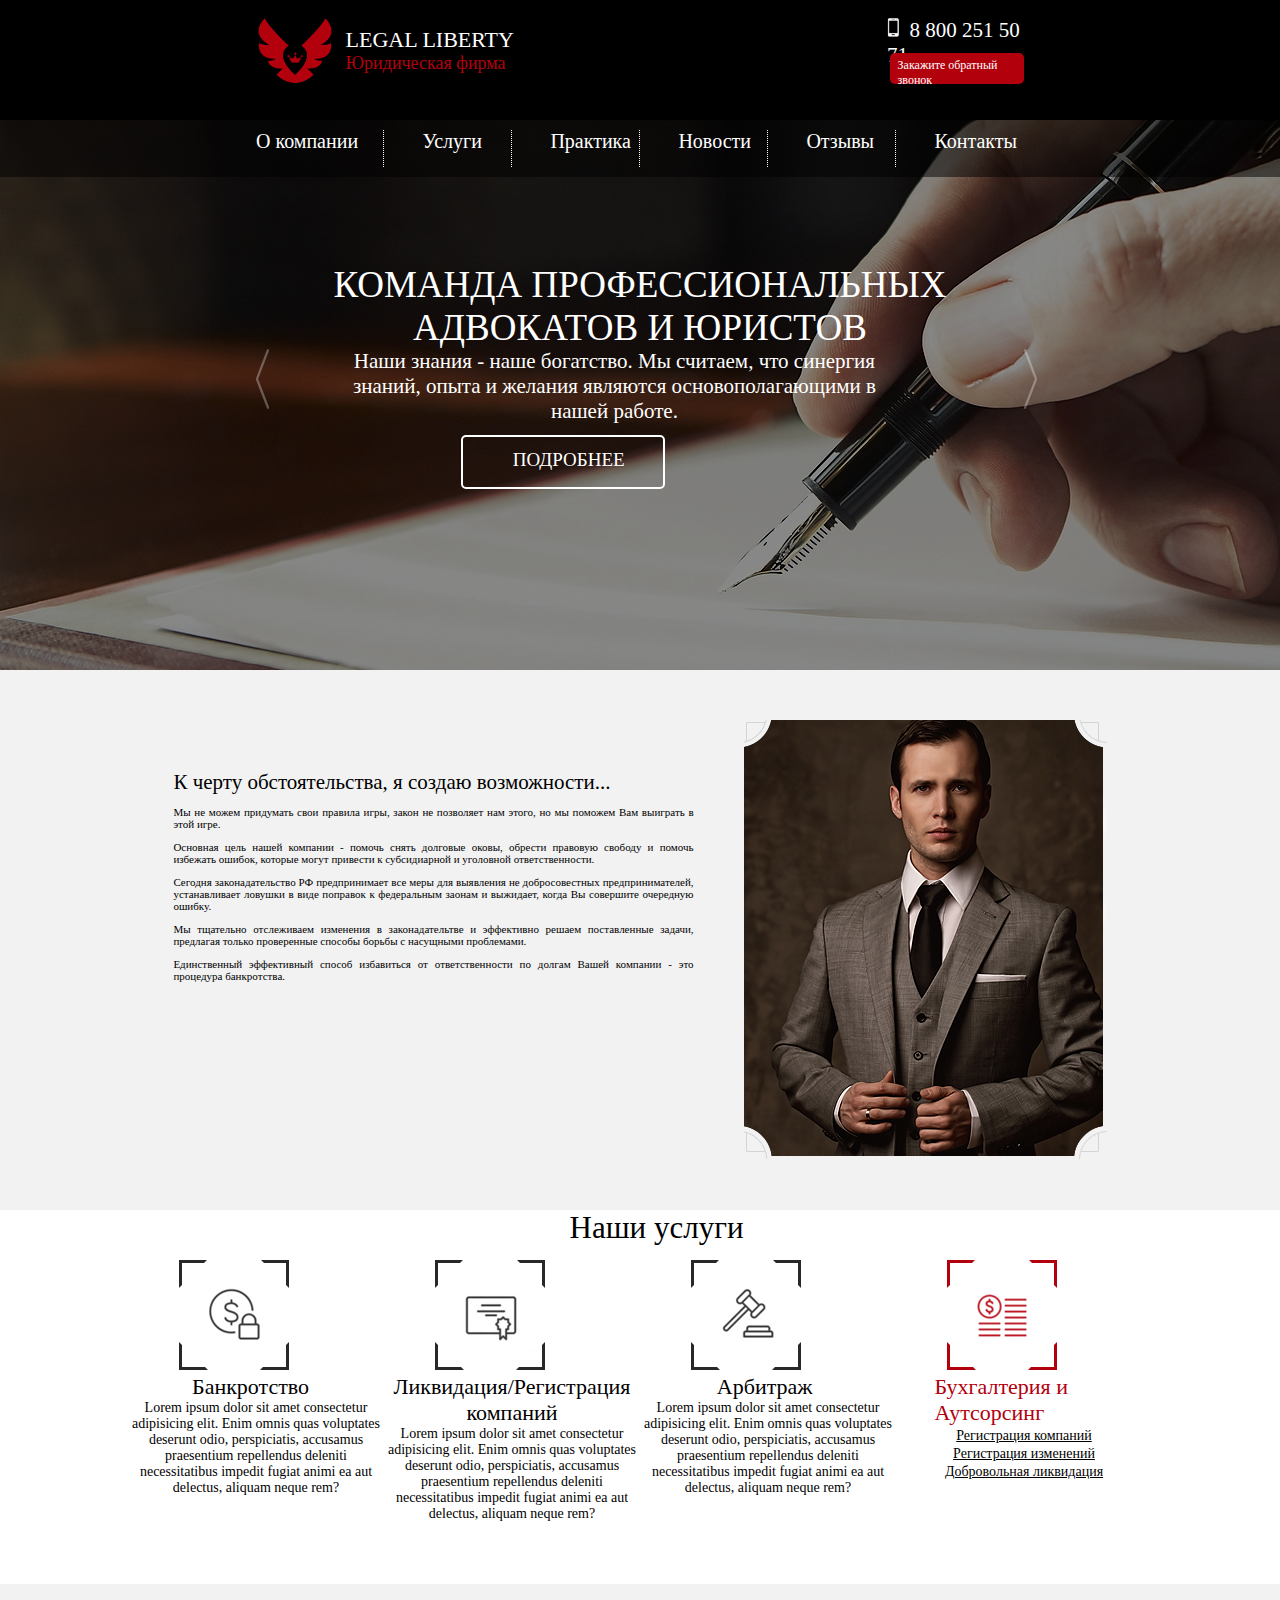
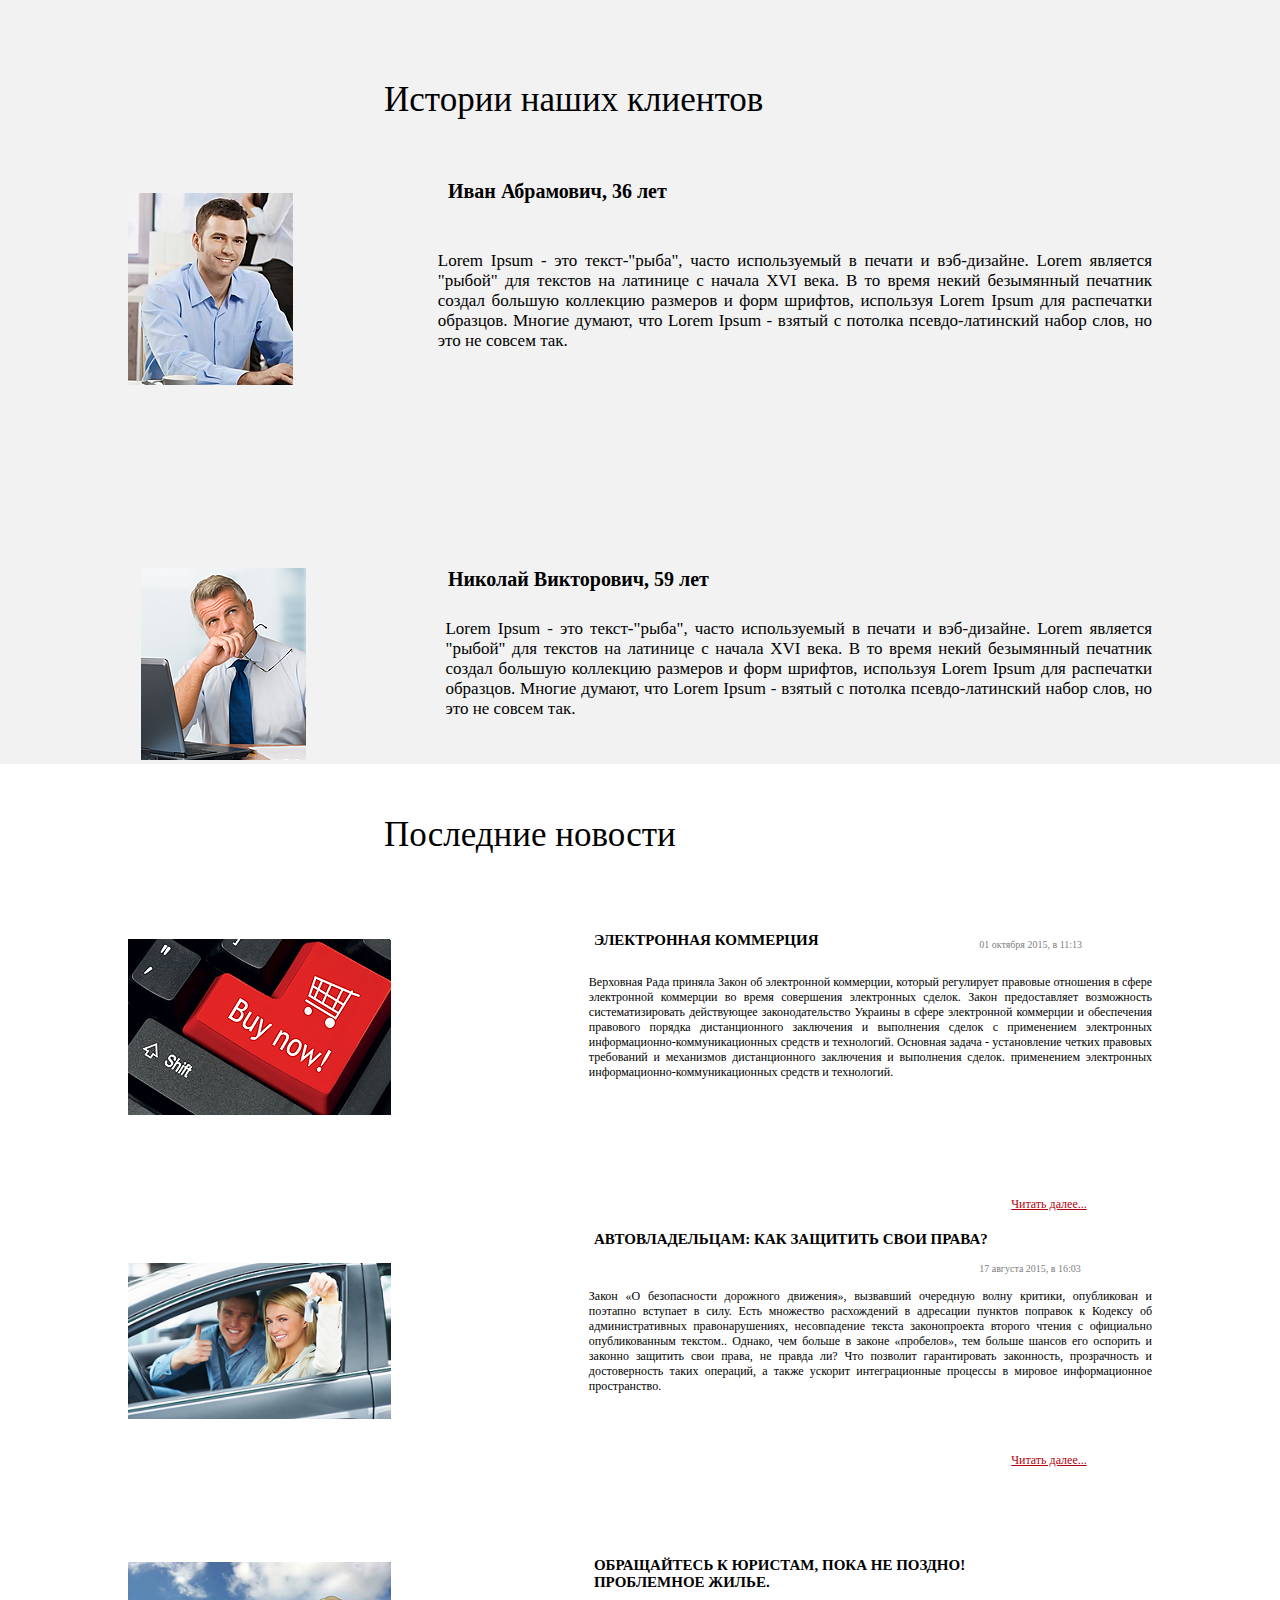
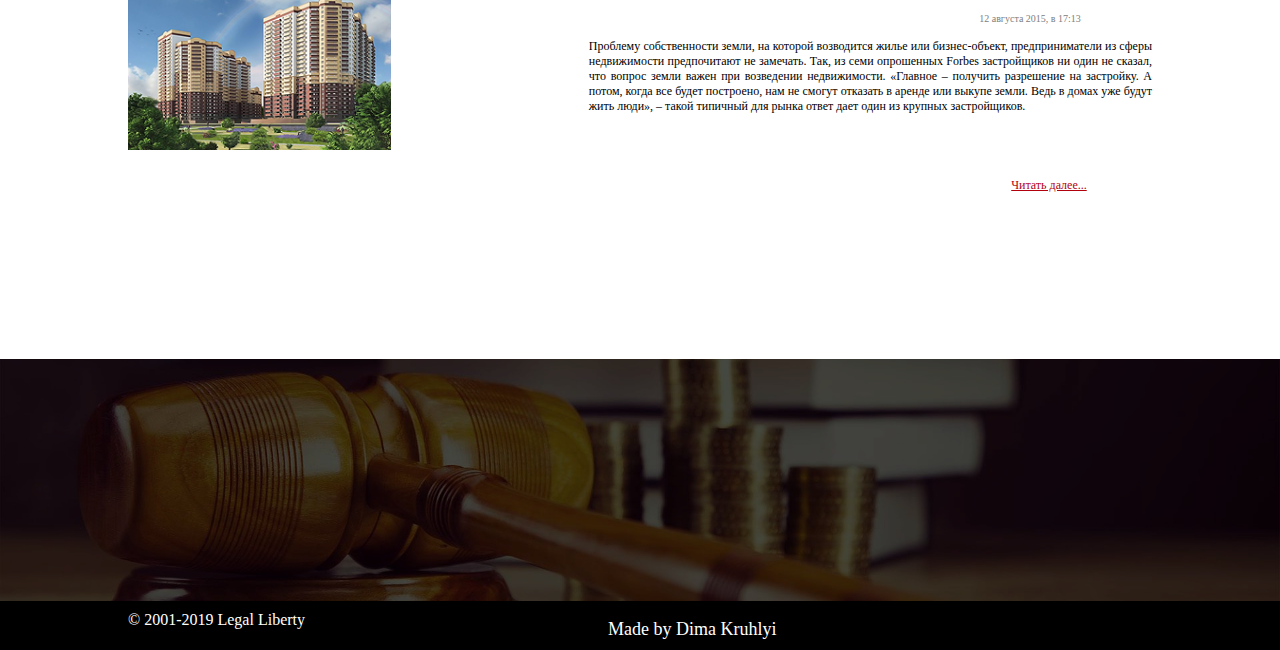
<file: portfolio/legal_liberty/index.html>
<!DOCTYPE html>
<html lang="en">
<head>
    <meta charset="UTF-8">
    <meta name="viewport" content="width=device-width, initial-scale=1.0">
    <meta http-equiv="X-UA-Compatible" content="ie=edge">
    <title>Legal liberty</title>
    <link rel="stylesheet" href="css/style.css">
    <link rel="stylesheet" href="css/media.css">
    <link rel="shortcut icon" href="img/favicon.ico" type="image/x-icon">
</head>
<body >
    <header>
            <div class="nav-wrapper">
                    <div class="logo"><img src="img/logo.png" alt="logo"></div> 
                   <div class="text-head-1">LEGAL LIBERTY</div> 
                   <div class="text-head-2">Юридическая фирма</div> 
                    <div class="phone"><img src="img/logo-phone.png" alt="phone">&nbsp 8 800 251 50 71</div>
                   <div class="back-call"><div class="back-call-inner"><a href="#">Закажите обратный звонок</a></div> </div>
            </div>
            
        <div class="container-navigation">
                    <nav>
                        <div class="nav-line" >
                            <div class="head-line"></div>   
                            <div class="container-inner nav-line-1"><a href="#" class="nav-item">О компании</a></div>    
                            <div class="container-inner nav-line-2"><a href="#" class="nav-item">Услуги</a></div>   
                            <div class="container-inner nav-line-3"><a href="#" class="nav-item">Практика</a></div> 
                            <div class="container-inner nav-line-4"><a href="#" class="nav-item">Новости</a></div> 
                            <div class="container-inner nav-line-5"><a href="#" class="nav-item">Отзывы</a></div>
                            <div class="nav-line-6"><a href="#" class="nav-item">Контакты</a></div>  
                        </div>
                    </nav>
           <div class="main-text">
                    <div class="large-text">КОМАНДА ПРОФЕССИОНАЛЬНЫХ АДВОКАТОВ И ЮРИСТОВ</div>
                    <div class="small-text">Наши знания - наше богатство. Мы считаем, что синергия знаний, опыта и желания являются основополагающими в нашей работе.</div>
                    <div class="button-more"><div class="buttom-more-inner">ПОДРОБНЕЕ</div></div>
                    <div class="arrow-left"><a href="#"><img src="img/arrow-left.png" alt="arrow-left"></a> </div>
                    <div class="arrow-right"><a href="#"><img src="img/arrow-right.png" alt="arrow-right"></a> </div>
            </div>
        </div>
    </header>
    <div class="introduction">
        <div class="text">
            <span class="text-title">К черту обстоятельства, я создаю возможности...</span>
           <div class="description">
                <p>Мы не можем придумать свои правила игры, закон не позволяет нам этого, но мы поможем Вам выиграть в этой игре.</p>
                <p>Основная цель нашей компании - помочь снять долговые оковы, обрести правовую свободу и помочь избежать ошибок, которые могут привести к субсидиарной и уголовной ответственности.</p>
                <p>Сегодня законадательство РФ предпринимает все меры для выявления не добросовестных предпринимателей, устанавливает ловушки в виде поправок к федеральным заонам и выжидает, когда Вы совершите очередную ошибку.</p>
                <p>Мы тщательно отслеживаем изменения в законадательтве и эффективно решаем поставленные задачи, предлагая только проверенные способы борьбы с насущными проблемами.</p>
                <p>Единственный эффективный способ избавиться от ответственности по долгам Вашей компании - это процедура банкротства.</p>
           </div>
            
        </div>
        <div class="image-layer"><img src="img/layer.png" alt="Layer"></div>
    </div>
    <div class="offering">
        <div class="offering-title">Наши услуги</div>
        <div class="bancruptcy">
            <div class="bancruptcy-image"><img src="img/bancruptcy.png" alt="Bancruptcy"></div>
            <div class="bancruptcy-title">Банкротство</div>
            <div class="bancruptcy-description">Lorem ipsum dolor sit amet consectetur adipisicing elit. Enim omnis quas voluptates deserunt odio, perspiciatis, 
                accusamus praesentium repellendus deleniti necessitatibus 
                impedit fugiat animi ea aut delectus, aliquam neque rem? </div>
        </div>
        <div class="registration">
                <div class="registration-image"><img src="img/registration.png" alt="Registration"></div>
                <div class="registration-title">Ликвидация/Регистрация компаний</div>
                <div class="registration-description">Lorem ipsum dolor sit amet consectetur adipisicing elit. Enim omnis quas voluptates deserunt odio, perspiciatis, 
                    accusamus praesentium repellendus deleniti necessitatibus 
                    impedit fugiat animi ea aut delectus, aliquam neque rem? </div>
        </div>
        <div class="arbitration">
                <div class="arbitration-image"><img src="img/arbitration.png" alt="Registration"></div>
                <div class="arbitration-title">Арбитраж</div>
                <div class="arbitration-description">Lorem ipsum dolor sit amet consectetur adipisicing elit. Enim omnis quas voluptates deserunt odio, perspiciatis, 
                    accusamus praesentium repellendus deleniti necessitatibus 
                    impedit fugiat animi ea aut delectus, aliquam neque rem? </div>
        </div>
        <div class="accounting">
                <div class="accounting-image"><img src="img/accounting.png" alt="Registration"></div>
                <div class="accounting-title">Бухгалтерия и Аутсорсинг</div>
                <div class="accounting-description">
                    <a href="#">Регистрация компаний</a><br>
                    <a href="#">Регистрация изменений</a><br>
                    <a href="#">Добровольная ликвидация</a><br>
                </div>
        </div>
    </div>
    <div class="client-stories">
        <div class="client-stories-title">Истории наших клиентов</div>
        <div class="ivan-abramovych-image"><img src="img/ivan.png" alt="Ivan Abramovych"></div>
        <div class="ivan-abramovych-title"><b>Иван Абрамович, 36 лет</b></div>
        <div class="ivan-abramovych-description">Lorem Ipsum - это текст-"рыба", часто используемый в печати и вэб-дизайне. Lorem является "рыбой" для текстов на латинице с начала XVI века. В то время некий безымянный печатник создал большую коллекцию размеров и форм шрифтов, используя Lorem Ipsum для распечатки образцов. 
                Многие думают, что Lorem Ipsum - взятый с потолка псевдо-латинский набор слов, но это не совсем так.</div>

        <div class="nikolay-viktorovych-image"><img src="img/nikolay.png" alt="Ivan Abramovych"></div>
        <div class="nikolay-viktorovych-title"><b>Николай Викторович, 59 лет</b></div>
        <div class="nikolay-viktorovych-description">Lorem Ipsum - это текст-"рыба", часто используемый в печати и вэб-дизайне. Lorem является "рыбой" для текстов на латинице с начала XVI века. В то время некий безымянный печатник создал большую коллекцию размеров и форм шрифтов, используя Lorem Ipsum для распечатки образцов. 
                Многие думают, что Lorem Ipsum - взятый с потолка псевдо-латинский набор слов, но это не совсем так.</div>
        <div class="client-stories-arrow-left">
            <a href="#"><img src="img/arrow-left-2.png" alt="Arrow Left"></a> 
        </div>
        <div class="client-stories-arrow-right">
               <a href="#"> <img src="img/arrow-right-2.png" alt="Arrow Left"></a>
        </div>
    </div>

    <div class="news">
            <div class="news-title">Последние новости</div>
            <div class="e-comercion-image"><img src="img/e-comercion.png" alt="Elecrical Comercion"></div>
            <div class="e-comercion-title"><b>ЭЛЕКТРОННАЯ КОММЕРЦИЯ</b></div>
            <div class="e-comercion-description">Верховная Рада приняла Закон об электронной коммерции, который регулирует правовые отношения в сфере электронной коммерции во время совершения электронных сделок. 
                Закон предоставляет возможность систематизировать действующее законодательство Украины в сфере электронной коммерции и обеспечения правового порядка дистанционного заключения и выполнения сделок с применением электронных информационно-коммуникационных средств и технологий. 
                Основная задача - установление четких правовых требований и механизмов дистанционного заключения и выполнения сделок.  применением электронных информационно-коммуникационных средств и технологий.
            </div>
            <div class="e-comercion-read">Читать далее...</div>
            <div class="e-comercion-date">01 октября 2015, в 11:13</div>

            <div class="autowners-image"><img src="img/autowners.png" alt="Auto Owners" width="263px"></div>
            <div class="autowners-title"><b>АВТОВЛАДЕЛЬЦАМ: КАК ЗАЩИТИТЬ СВОИ ПРАВА?</b></div>
            <div class="autowners-description">Закон «О безопасности дорожного движения», вызвавший очередную волну критики, опубликован и поэтапно вступает в силу. 
                Есть множество расхождений в адресации пунктов поправок к Кодексу об административных правонарушениях, несовпадение текста законопроекта второго чтения с официально опубликованным текстом.. Однако, чем больше в законе «пробелов», тем больше шансов его оспорить и законно защитить свои права, не правда ли? 
                Что позволит гарантировать законность, прозрачность и достоверность таких операций, а также ускорит интеграционные процессы в мировое информационное пространство.
            </div>
            <div class="autowners-read">Читать далее...</div>
            <div class="autowners-date">17 августа 2015, в 16:03</div>

            <div class="house-image"><img src="img/house.png" alt="House" width="263px"></div>
            <div class="house-title"><b>ОБРАЩАЙТЕСЬ К ЮРИСТАМ, ПОКА НЕ ПОЗДНО! ПРОБЛЕМНОЕ ЖИЛЬЕ.</b></div>
            <div class="house-description">Проблему собственности земли, на которой возводится жилье или бизнес-объект, предприниматели из сферы недвижимости предпочитают не замечать. Так, из семи опрошенных Forbes застройщиков ни один не сказал, что вопрос земли важен при возведении недвижимости. «Главное – получить разрешение на застройку. 
                    А потом, когда все будет построено, нам не смогут отказать в аренде или выкупе земли. Ведь в домах уже будут жить люди», – такой типичный для рынка ответ дает один из крупных застройщиков.
            </div>
            <div class="house-read">Читать далее...</div>
            <div class="house-date">12 августа 2015, в 17:13</div>
    </div>

    <footer>
        <div class="footer-image">
            <div class="image-inner"><img src="img/footer-image.png" alt="Footer Image" width="100%"></div> 
        </div>
        <div class="footer-bar">
            <div class="year">&copy 2001-2019 Legal Liberty</div>
            <div class="made"><span>Made by Dima Kruhlyi</span></div>
        </div>
    </footer>
</body>
</html>
</file>
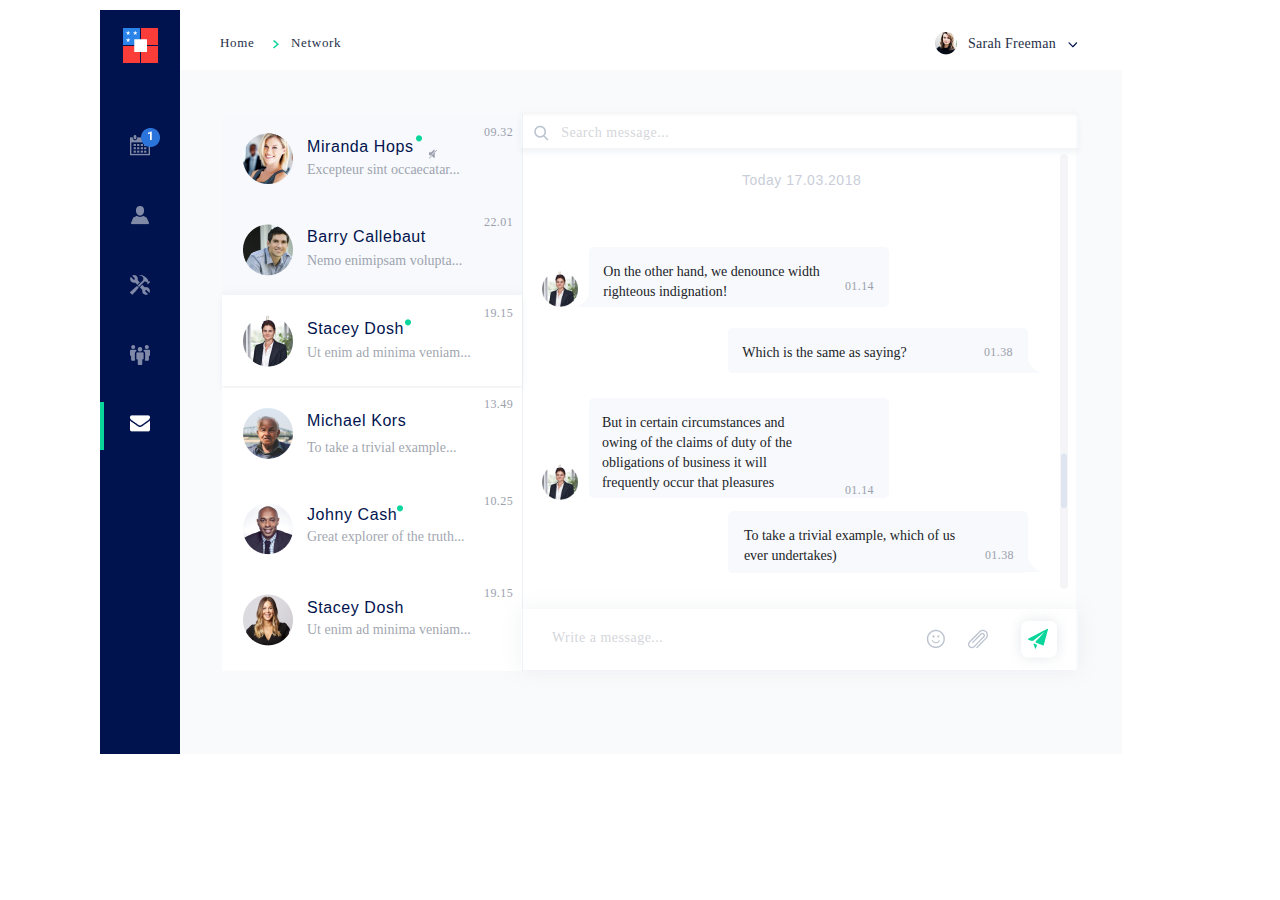
<file: portfolio/massenger/index.html>
<!DOCTYPE html>
<html lang="en">
<head>
    <meta charset="UTF-8">
    <title>Front-end test</title>
    <link rel="stylesheet" href="css/style.css">
</head>
<body>
    <div class="block">
        <div class="block-inner">
            <div class="left-block">
                <div class="image-upper">
                    <img src="img/logo.png" alt="Logo" class="logo">
                </div>
                <div class="icon-3-upper">
                    <img src="img/icon-3.png" alt="Calendar" class="calendar">
                    <img src="img/Ellipse.png" alt="Ellipse" class="blue-ellipse">
                    <img src="img/dav.png" alt="David Freeman" class="one">
                </div>
                <div class="user-silhouette-2">
                    <img src="img/user-silhouette-2.png" alt="User">
                </div>
                <div class="group-1">
                    <img src="img/Group.png" alt="Group-1">
                </div>
                <div class="team-2">
                    <img src="img/team-2.png" alt="Team-2">
                </div>
                <div class="envelope-2">
                    <img src="img/envelope-2.png" alt="Envelope-2">
                </div>
                <div class="rectangle-17">
                    <img src="img/Rectangle-17.png" alt="Rectangle-17">
                </div>
            </div>
            <div class="top-block">
                <div class="top-block-left">
                    <img src="img/Oval-2.1.png" alt="Sarah" class="sarah">
                    <div class="text-sarah">
                        <span>Sarah Freeman</span>
                    </div>
                    <img src="img/Shape.png" alt="Shape" class="arrow-down">
                </div>
                <div class="top-block-right">
                    <div class="text-home">
                        <span>Home</span>
                    </div>
                    <img src="img/Vector.png" alt="Vector" class="vector">
                    <div class="text-network">
                        <span>Network</span>
                    </div>
                </div>
            </div>
            <div class="conversations-block">
                <div class="left-people-block">
                    <div class="grey-people">
                        <img src="img/Oval-2.png" alt="Miranda" class="miranda-hops-img">
                        <span class="miranda-hops-name">Miranda Hops</span>
                        <p class="msg-text"> Excepteur sint occaecatar...</p>
                        <img src="img/online.png" alt="online" class="online">
                        <img src="img/without-volume.png" alt="without-volume" class="without-colume">
                        <span class="time-first">09.32</span>

                        <img src="img/barry.png" alt="Barry" class="barry-img">
                        <span class="barry-name">Barry Callebaut</span>
                        <p class="msg-text-2"> Nemo enimipsam volupta...</p>
                        <span class="time-second">22.01</span>
                    </div>
                    <div class="white-person">
                        <img src="img/stacey.png" alt="Stacey" class="stacey-img">
                        <span class="stacey-name">Stacey Dosh</span>
                        <p class="msg-text-3"> Ut enim ad minima veniam...</p>
                        <img src="img/online.png" alt="online" class="online-2">
                        <span class="time-third">19.15</span>
                    </div>
                    <div class="bottom-people" >
                        <img src="img/michael.png" alt="Michael" class="michael-img">
                        <span class="michael-name">Michael Kors</span>
                        <p class="msg-text-4"> To take a trivial example...</p>
                        <span class="time-fourth">13.49</span>

                        <img src="img/johny.png" alt="Johny" class="johny-img">
                        <span class="johny-name">Johny Cash</span>
                        <p class="msg-text-5"> Great explorer of the truth...</p>
                        <img src="img/online.png" alt="online" class="online-3">
                        <span class="time-fifth">10.25</span>

                        <img src="img/stacey-2.png" alt="Stacey" class="stacey-img-2">
                        <span class="stacey-name-2">Stacey Dosh</span>
                        <p class="msg-text-6"> Ut enim ad minima veniam...</p>
                        <span class="time-sixth">19.15</span>
                    </div>
                </div>
                <div class="search-top-block">
                        <img src="img/linza.png" alt="Linza" class="linza">
                        <p class="search-text">Search message...</p>
                </div>

                <div class="conversation-messages">
                    <p class="date">Today 17.03.2018</p>
                    <img src="img/stacey.png" alt="Stacey" width="36px" height="36px" class="conv-image">
                    <img src="img/msg-left.png" alt="msg" class="msg-left">
                    <div class="rectangle-msg">
                        <p class="rectangle-msg-text"> On the other hand, we denounce
                        width righteous indignation!</p>
                        <span class="time-msg-1">01.14</span>
                    </div>

                    <img src="img/msg-right.png" alt="msg" class="msg-right">
                    <div class="rectangle-msg-2">
                        <p class="rectangle-msg-text-2">Which is the same as saying?</p>
                        <span class="time-msg-2">01.38</span>
                    </div>

                    <img src="img/line.png" alt="Line" class="line">
                    <img src="img/line-2.png" alt="Line" class="line-2">

                    <img src="img/stacey.png" alt="Stacey" width="36px" height="36px" class="conv-image-2">
                    <div class="rectangle-msg-3">
                        <p class="rectangle-msg-text-3"> But in certain circumstances and owing of the claims
                        of duty of the obligations of business it will frequently occur that pleasures</p>
                        <span class="time-msg-3">01.14</span>
                    </div>

                    <img src="img/msg-right.png" alt="msg" class="msg-right-2">
                    <div class="rectangle-msg-4">
                        <p class="rectangle-msg-text-4">To take a trivial example, which of us ever undertakes)</p>
                        <span class="time-msg-4">01.38</span>
                    </div>

                    <div class="typing-message">
                        <p class="write-a-message">Write a message...</p>
                        <img src="img/smile.png" alt="Smile" class="smile">
                        <img src="img/clip.png" alt="Clip" class="clip">
                        <img src="img/white-rectangle.png" alt="Rectangle" class="white-rectangle">
                        <img src="img/send.png" alt="Send" class="send">
                    </div>

                </div>



            </div>
        </div>

    </div>
</body>
</html>
</file>
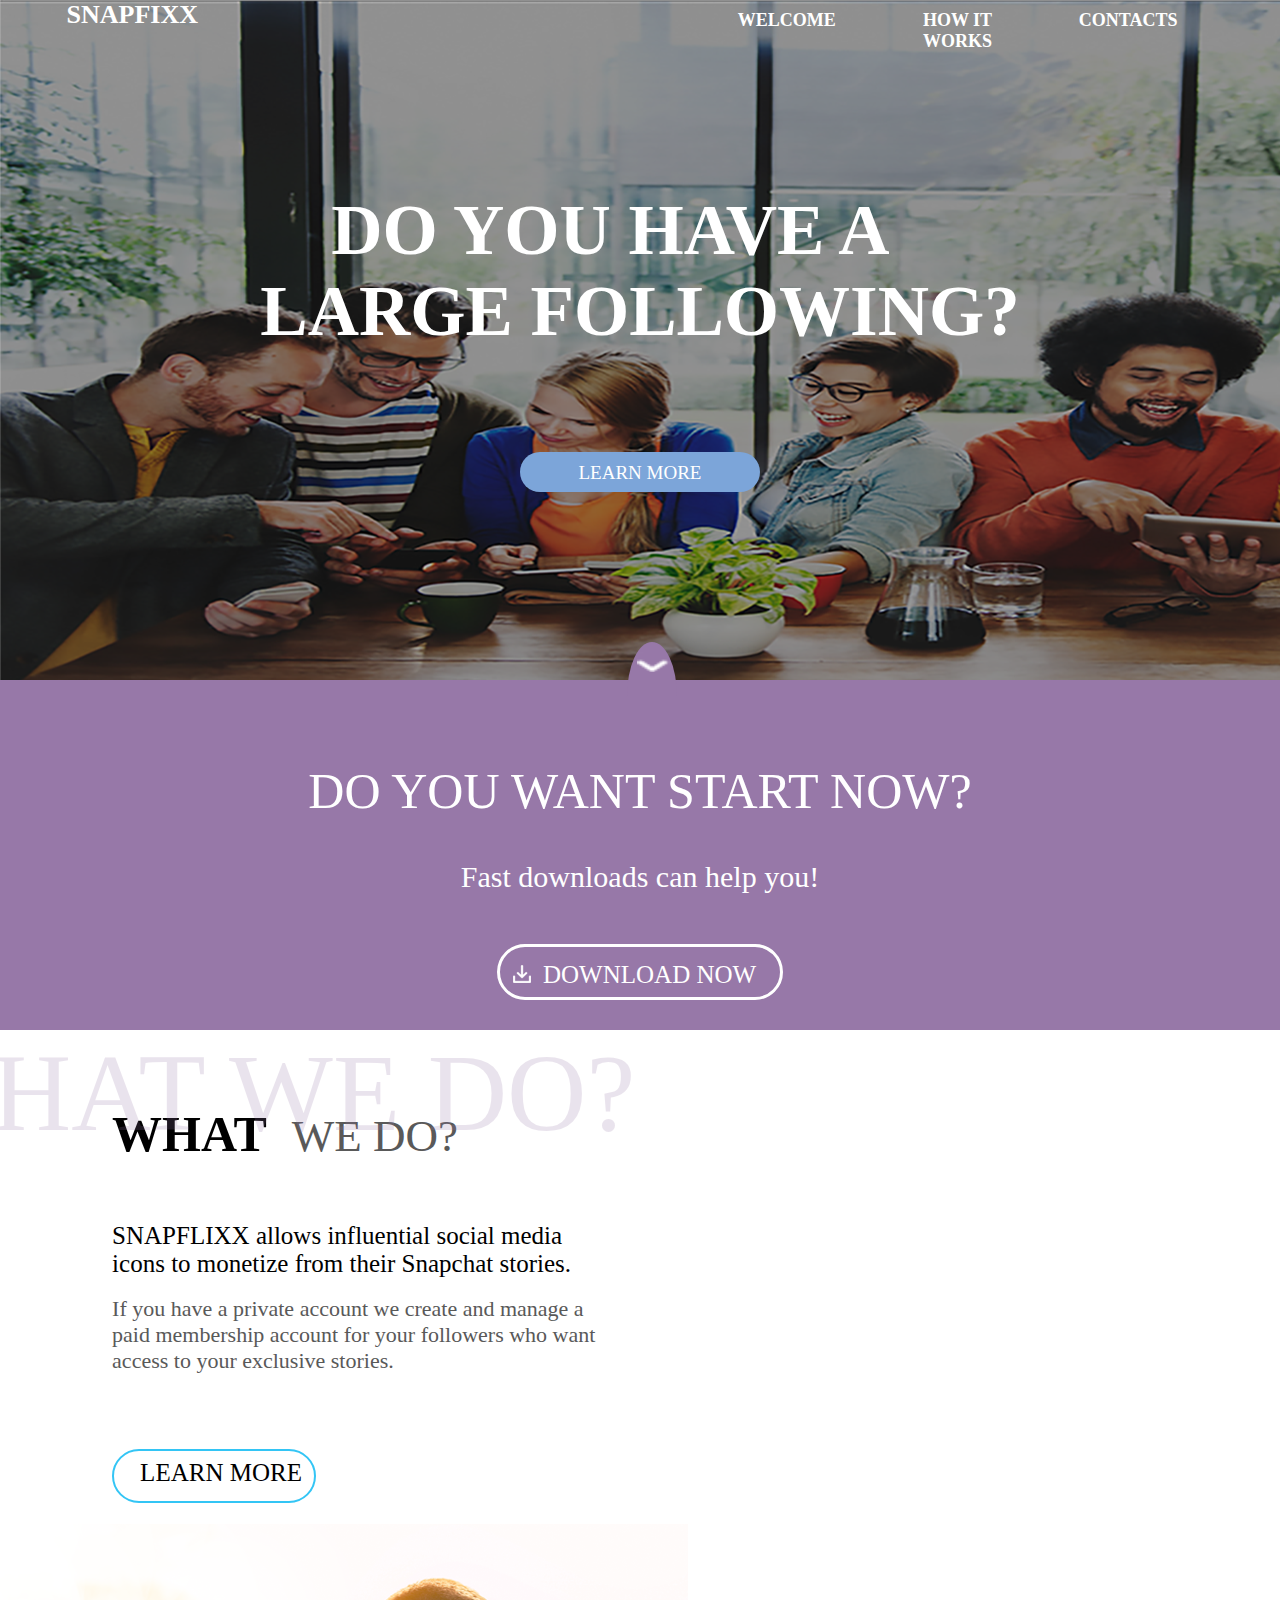
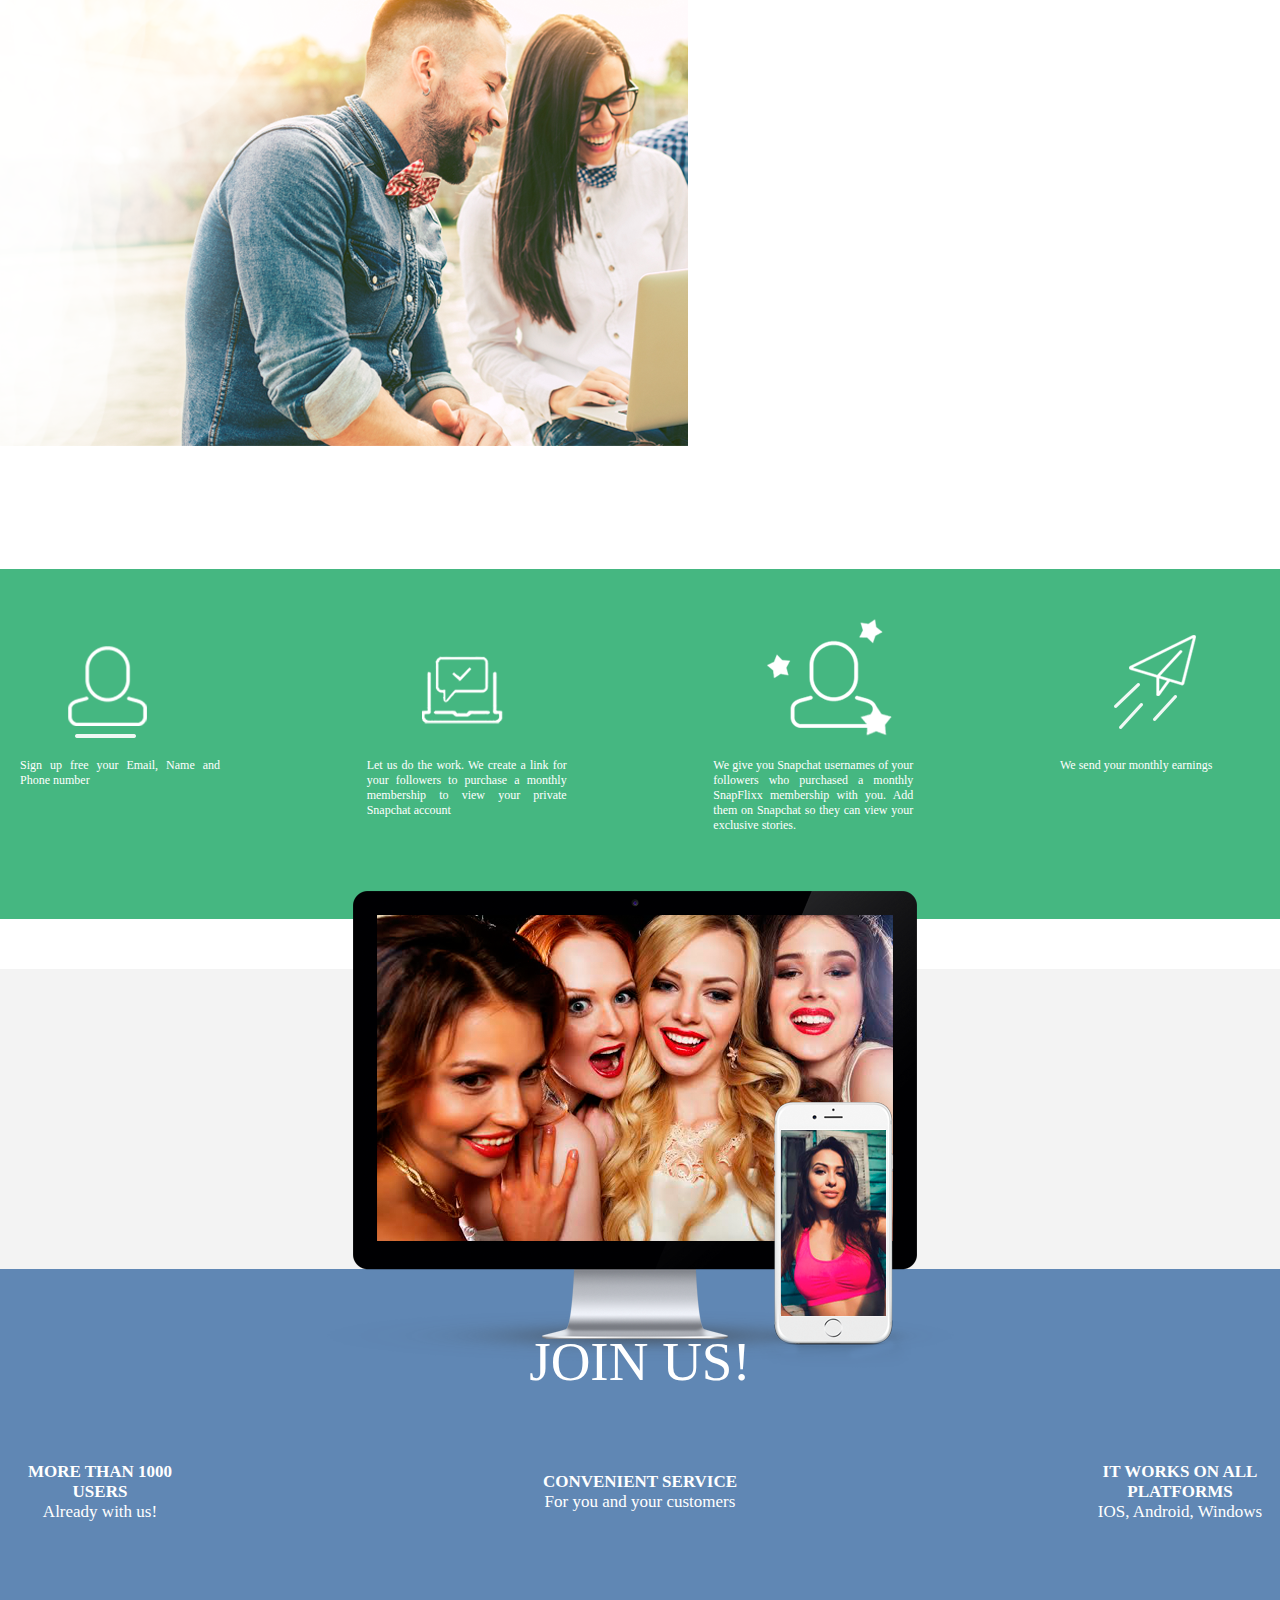
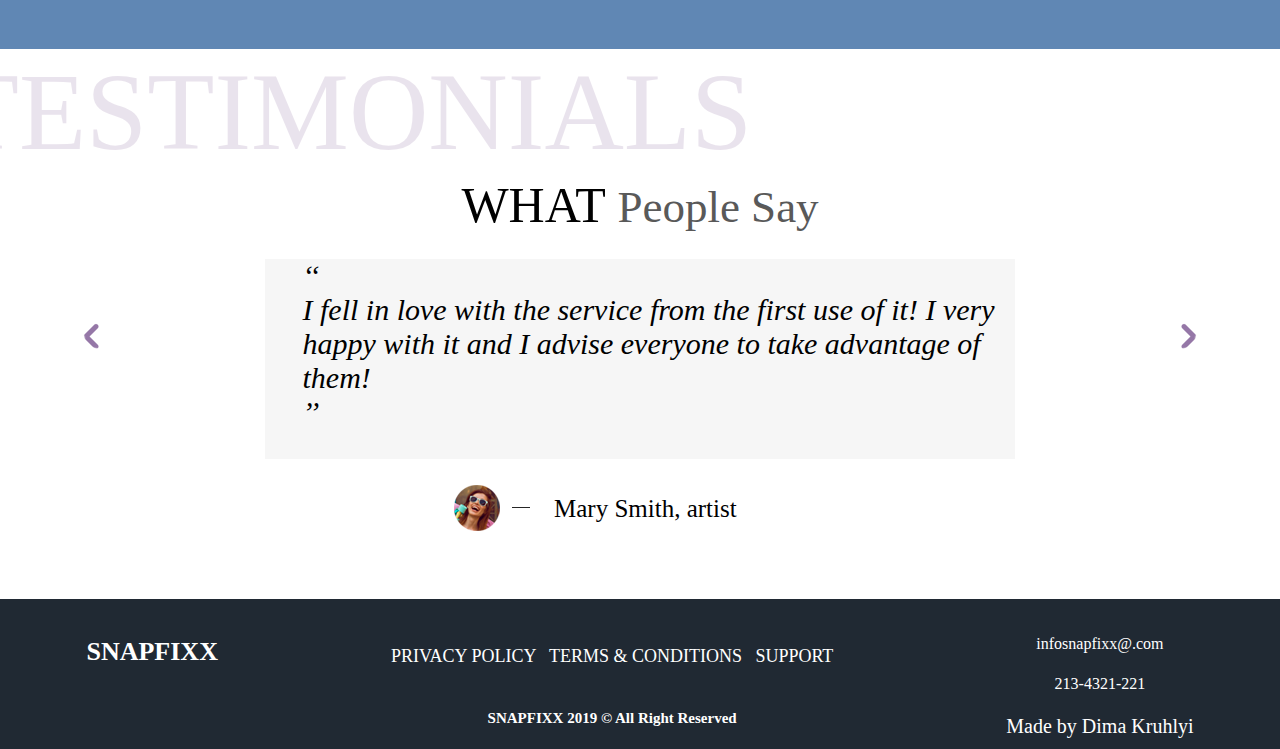
<file: portfolio/snapfixx/index.html>
<!DOCTYPE html>
<html lang="en">
<head>
    <meta charset="UTF-8">
    <meta name="viewport" content="width=device-width, initial-scale=1.0">
    <meta http-equiv="X-UA-Compatible" content="ie=edge">
    <title>SnapFixx</title>
    <link rel="stylesheet" href="css/style.css">
    <link rel="stylesheet" href="css/media/media.css">
    <link rel="shortcut icon" href="img/favicon.ico" type="image/x-icon">
    <script src="https://ajax.googleapis.com/ajax/libs/jquery/3.4.0/jquery.min.js"></script>
    <script src="https://ajax.aspnetcdn.com/ajax/jQuery/jquery-3.4.0.min.js"></script>

    <script type="text/javascript">

        $(function(){
            $('a[href^="#"]').on('click', function(event) {
                // отменяем стандартное действие
                event.preventDefault();

                var sc = $(this).attr("href"),
                    dn = $(sc).offset().top;
                /*
                * sc - в переменную заносим информацию о том, к какому блоку надо перейти
                * dn - определяем положение блока на странице
                */

                $('html, body').animate({scrollTop: dn}, 1000);

                /*
                * 1000 скорость перехода в миллисекундах
                */
            });
        });
    </script>
</head>
<body>
    <header>
        <nav><div class="navigation">
            <div class="logo">
               <b><a href="#">SNAPFIXX</a> </b> 
            </div>
            <div class="nav_panel">
                    <div class="welcome"><b><a href="#">WELCOME </a></b></div>
                    <div class="works"><b><a href="#">HOW IT WORKS </a></b></div>
                    <div class="contacts"><b><a href="#">CONTACTS</a></b></div>
            </div>
        </div></nav>

        <div class="content">
            <div class="large_text"><b> &nbsp;&nbsp;&nbsp; DO YOU HAVE A <br>
                    LARGE FOLLOWING?</b></div>
            <div class="button1"><div class="inner-button"><a href="#"> LEARN MORE</a></div></div>
        </div>
    </header>
    <div class="start-now">
        <div class="arrow1"><div class="arrow1-inner"><a href="#start" target="_self"><img src="img/arrow1.png" width="35px" height="20px"  alt=""></a></div></div>  
        <div class="start-now-inner">
            <div class="large-text-2" id="start">DO YOU WANT START NOW?</div>
            <div class="middle-text-2">Fast downloads can help you!</div>
            <div class="download-button-2" ><div class="download-button-2-inner"> &nbsp&nbsp<img src="img/icon-download.png" alt="download">&nbsp DOWNLOAD NOW</div></div>
        </div>
    </div>

    <div class="we-do">
        <div class="first-part">
            <div class="large-text-3">WHAT WE DO?</div>
            <div class="middle-text-3"><span class="what"><b>WHAT&nbsp </b></span><span class="we-do-2">WE DO?</span></div>
            <div class="description"><span class="description-first">SNAPFLIXX allows influential social media 
                icons to monetize from their Snapchat stories. </span><br><br> 
                <span class="description-second">If you have a private account we create and manage
                    a paid membership account for your followers who 
                    want access to your exclusive stories.</span></div>
            <div class="lear-more-button"><div class="lear-more-button-inner"><a href="#">LEARN MORE</a> </div> </div>
        </div>
        <div class="second-part">
            <div class="second-part-image"><img src="img/photo1.png" width="100%" alt=""></div>
        </div>
    </div>

    <div class="information">
        <div class="block-1">
            <div class="block-1-img"><img src="img/block1-ico.png" alt="ICO1"></div>
            <div class="block-1-text">Sign up free your Email, 
                Name and Phone number</div>
        </div>
        <div class="block-2">
            <div class="block-2-img"><img src="img/block2-ico.png" alt="ICO2"></div>
            <div class="block-2-text">  Let us do the work. We create a link 
                for your followers to purchase a monthly 
                     membership to view your private 
                                Snapchat account</div>
        </div>
        <div class="block-3">
            <div class="block-3-img"><img src="img/block3-ico.png" alt="ICO3"></div>
            <div class="block-3-text">   We give you Snapchat usernames of
                your followers who purchased a monthly
                  SnapFlixx membership with you. Add 
                   them on Snapchat so they can view
                            your exclusive stories.</div>
        </div>
        <div class="block-4">
            <div class="block-4-img"><img src="img/block4-ico.png" alt="ICO4"></div>
            <div class="block-4-text">We send your 
                monthly earnings</div>
        </div>
    </div>
    <div class="white-line"></div>
    <div class="grey-line"></div>
    <div class="blue-block">
        <div class="images"><img src="img/mockup-iphone.png" alt="Screen & Iphone"></div>
        <div class="join">JOIN US!</div>
        <div class="offering">
            <div class="offering-1"><b>MORE THAN 1000 USERS</b> <br>  Already with us! </div>
            <div class="offering-2"><b> СONVENIENT SERVICE</b><br> For you and your customers  </div>
            <div class="offering-3"><b>IT WORKS ON ALL PLATFORMS </b><br>IOS, Android, Windows  </div>
        </div>
    </div>
    <div class="quotes">
        <div class="large-text-4">TESTIMONIALS</div>
        <div class="middle-text-4"><span class="what">WHAT </span> <span class="people-say">People Say</span></div>
        <div class="quote-1-upper"><div class="arrow-left"><img src="img/arrow-left.png" alt="Arrow Left"></div><div class="quote-1"> <div class="quote-1-inner-text">‘‘<br> I fell in love with the service from the first use of it!  I very happy with it and I advise everyone to take 
            advantage of them! <br> ’’</div>
            </div><div class="arrow-right"><img src="img/arrow-right.png" alt="Arrow Right"></div></div> 
        <div class="author"><div class="author-inner"><img src="img/mary.png" alt="Mary Smith"><div class="author-inner-text">Mary Smith, artist</div></div>  </div>
    </div>
    <footer>
        <div class="footer-block">
            <div class="logo2">
                <b><a href="#">SNAPFIXX</a> </b> 
             </div>
             <div class="footer-block-inner-1">
                 <div class="privacy">PRIVACY POLICY &nbsp TERMS & CONDITIONS   &nbsp   SUPPORT</div>
                <div class="copy"><b>SNAPFIXX 2019 &copy All Right Reserved</b> </div>
            </div>
            <div class="footer-block-inner-2">
                <div class="e-mail">infosnapfixx@.com</div>
                <div class="phone">213-4321-221</div>
                <div class="made"><span>Made by Dima Kruhlyi</span></div>
            </div>
        </div>
    </footer>
</body>
</html>
</file>
<file: portfolio/legal_liberty/css/style.css>
body{
    margin:0px 0px;
}
a{
    text-decoration: none;
    color:#fff;
}
a:hover{
    text-decoration: none;
    color:#fff;
}
.nav-wrapper{
    width:100%;
    height:120px;
    background-color:#000;
    display:grid;
    grid-template-columns: repeat(10,1fr);
    grid-template-rows: repeat(10,1fr);
}
.logo{
    grid-column:3/4;
    grid-row: 3/6;
    margin-left:-10%;
}
.text-head-1{
    color:#fff;
    font-size:22px;
    font-family: Calibri;
    grid-column:4/6;
    grid-row: 4/5;
    margin-left:-15%;
}
.text-head-2{
    color:rgb(179,0,13);
    font-size:18px;
    font-family: Calibri;
    grid-column:4/6;
    grid-row: 5/6;
    margin-left:-15%;
}
.phone{
    color:#fff;
    font-size:21px;
    font-family: Calibri;
    grid-column:8/9;
    grid-row: 3/5;
    margin-left:-7%;
}
.back-call{
    color:#fff;
    font-size:12px;
    font-family: Calibri;
    grid-column:8/9;
    grid-row: 5/7;
    background-color:rgb(179,0,13);
    margin-left:-5%;
    vertical-align: middle;
    border-radius: 5px;
    cursor: pointer;
}
.back-call-inner{
 margin-top:5px;
 margin-left:8px;
}
.container-navigation{
    width:100%;
    height: 550px;
    background:url('../img/nav-background.png') no-repeat;
    
    
}
.nav-line{
    display:grid;
    grid-template-columns: repeat(10,1fr);
    grid-template-rows: 2px 45px 10px;

}
.nav-line{
    background:rgba(0,0,0,0.5);

}
.nav-line-1{
    grid-column: 3/4;
    grid-row:1/3;
    color:#fff;
    font-size:20px;
    font-family:Calibri;
    margin-top:10px;
}
.nav-line-2{
    grid-column: 4/5;
    grid-row:1/3;
    color:#fff;
    font-size:20px;
    font-family:Calibri;
    margin-top:10px;
    margin-left:30%;
}
.nav-line-3{
    grid-column: 5/6;
    grid-row:1/3;
    color:#fff;
    font-size:20px;
    font-family:Calibri;
    margin-top:10px;
    margin-left:30%;
}
.nav-line-4{
    grid-column: 6/7;
    grid-row:1/3;
    color:#fff;
    font-size:20px;
    font-family:Calibri;
    margin-top:10px;
    margin-left:30%;
}
.nav-line-5{
        grid-column: 7/8;
        grid-row:1/3;
        color:#fff;
        font-size:20px;
        font-family:Calibri;
        margin-top:10px;
        margin-left:30%;
}
.nav-line-6{
    grid-column: 8/9;
    grid-row:1/3;
    color:#fff;
    font-size:20px;
    font-family:Calibri;
    margin-top:10px;
    margin-left:30%;
}
 .nav-item:hover{
    color:rgb(179,0,13);
}

.container-inner{
    border-right:1px dotted white;
}
.main-text{
    display:grid;
    grid-template-columns: repeat(10,1fr);
    grid-template-rows: repeat(10,1fr);
}
.large-text{
    grid-column:4/9;
    grid-row:3/5;
    font-family: "Myriad Pro Regular", "Calibri";
    font-size:47px;
    font-style:regular;
    color:#fff;
    text-align: center;
    margin-left:-20%;
}
.small-text{
    grid-column:4/8;
    grid-row:5/6;
    font-family: "Myriad Pro Regular", "Calibri";
    font-size:21px;
    font-style:regular;
    color:#fff;
    text-align: center;
    margin-left:-10%;
}
.button-more{
    height: 50px;
    width:200px;
    border:2px solid white;
    color:white;
    grid-column:4/6;
    grid-row:7/8;
    font-family: "Myriad Pro Regular", "Calibri";
    font-size:19px;
    font-style:regular;
    margin-left:60%;
    border-radius:5px;
}
.buttom-more-inner{
    margin-top:12px;
    margin-left:25%;
}
.button-more:hover{
    background:rgba(255,255,255,0.5);
    cursor:pointer;
}
.arrow-left {
    grid-column:3/4;
    grid-row:4/5;
    cursor: pointer;
}
.arrow-right{
    grid-column:9/9;
    grid-row:4/5;
    cursor: pointer;
}
.introduction{
    display:grid;
    grid-template-columns: 1fr 3fr 50px 2fr 1fr;
    grid-template-rows: repeat(10,50px) 40px;;
    background-color:#f2f2f2;
}
.text {
    grid-column:2/3;
    grid-row:3/3;
}
.text .text-title{
    color: #000;
    font-family: "Myriad Pro Regular", "Calibri";
    font-size:21px;
    font-style:regular;
    
}
 .description{
    grid-column:2/3;
    grid-row:4/9;
 
}
.text p{
    color: #000;
    font-family: "Myriad Pro Regular", "Calibri";
    font-size:17px;
    font-style:regular;
    text-align: justify;
}
.image-layer{
    grid-column:4/5;
    grid-row:2/8;
}
.offering{
    display:grid;
    grid-template-columns: repeat(10,1fr);
    grid-template-rows: repeat(10,1fr);
}
.offering-title{
    grid-column: 5/8;
    grid-row:2/2;
    color: #000;
    font-family: "Myriad Pro Regular", "Calibri";
    font-size:31px;
    font-style:regular;
    margin-left:15%;
}
.bancruptcy{
    grid-column: 2/4;
    grid-row:4/9;
    margin-top:-5%;
}
.bancruptcy .bancruptcy-image, .registration .registration-image,
.arbitration .arbitration-image, .accounting .accounting-image{
    margin-left:30%;
}
.bancruptcy .bancruptcy-title{
    color: #000;
    font-family: "Myriad Pro Regular", "Calibri";
    font-size:27px;
    font-style:regular;
    margin-left:25%;
}
.bancruptcy .bancruptcy-description,.registration .registration-description,
.arbitration .arbitration-description{
    color: #000;
    font-family: "Myriad Pro Regular", "Calibri";
    font-size:17px;
    font-style:regular;
    text-align:center;
}
.registration{
    grid-column: 4/6;
    grid-row:4/9;
    margin-top:-5%;
}
.registration .registration-title{
    color: #000;
    font-family: "Myriad Pro Regular", "Calibri";
    font-size:27px;
    font-style:regular;
    text-align:center;
}
.arbitration{
    grid-column: 6/8;
    grid-row:4/9;
    margin-top:-5%;
}
.arbitration .arbitration-title{
    color: #000;
    font-family: "Myriad Pro Regular", "Calibri";
    font-size:27px;
    font-style:regular;
    margin-left:30%;
}
.bancruptcy:hover, .registration:hover, .arbitration:hover{
    border:1px solid black;
    border-radius:5px;
    cursor:pointer;
}
.accounting{
    grid-column: 8/10;
    grid-row:4/9;
    margin-top:-5%;
}
.accounting .accounting-title{
    color:rgb(179,0,13);
    font-family: "Myriad Pro Regular", "Calibri";
    font-size:27px;
    font-style:regular;
}
.accounting .accounting-description a{
    color: #000;
    font-family: "Myriad Pro Regular", "Calibri";
    font-size:17px;
    font-style:regular;
    text-decoration: underline;
}
.accounting .accounting-description{
    text-align: center;
}
.accounting .accounting-description a:hover{
    color:rgb(179,0,13);
}
.accounting:hover{
    border:1px solid rgb(179,0,13);
    border-radius:5px;
    cursor:pointer;
}
.client-stories{
    display:grid;
    grid-template-columns: repeat(10,1fr);
    grid-template-rows: repeat(6,1fr);
    background-color:#f2f2f2;
}
.client-stories-title{
    grid-column: 5/8;
    grid-row:2/3;
    color: #000;
    font-family: "Myriad Pro Regular", "Calibri";
    font-size:35px;
    font-style:regular;
}
.ivan-abramovych-image{
    grid-column: 2/4;
    grid-row:3/6;
}
.ivan-abramovych-title{
    grid-column: 3/5;
    grid-row:3/4;
    margin-left:10%;
    color: #000;
    font-family: "Myriad Pro Regular", "Calibri";
    font-size:20px;
}
.ivan-abramovych-description{
    grid-column: 3/6;
    grid-row:4/6;
    margin-left:7%;
    margin-top:-8%;
    color: #000;
    font-family: "Myriad Pro Regular", "Calibri";
    font-size:17px;
    text-align:justify;
}
.nikolay-viktorovych-image{
   grid-column:6/8;
   grid-row:3/6;
   margin-left:5%; 
}
.nikolay-viktorovych-title{
    grid-column: 7/9;
    grid-row:3/4;
    margin-left:15%;
    color: #000;
    font-family: "Myriad Pro Regular", "Calibri";
    font-size:20px;
}
.nikolay-viktorovych-description{
    grid-column: 7/10;
    grid-row:4/6;
    margin-left:10%;
    margin-top:-8%;
    color: #000;
    font-family: "Myriad Pro Regular", "Calibri";
    font-size:17px;
    text-align:justify;
}
.client-stories-arrow-left{
    grid-column: 1/1;
    grid-row:4/5;
    margin-left:40%;
}
.client-stories-arrow-right{
    grid-column: 10/10;
    grid-row:4/5;
    margin-left:40%;
}
.client-stories-arrow-left:hover,.client-stories-arrow-right:hover{
    cursor:pointer;
}
.news{
    display:grid;
    grid-template-columns: repeat(10,1fr);
    grid-template-rows: repeat(8,1fr);
}
.news-title{
    grid-column: 5/8;
    grid-row:1/1;
    margin-top:10%;
    color: #000;
    font-family: "Myriad Pro Regular", "Calibri";
    font-size:35px;
    font-style:regular;
}
.e-comercion-image{
    grid-column: 2/4;
    grid-row:2/4;
    margin-top:10%;
}
.e-comercion-title{
    grid-column:4/7;
    grid-row:2/3;
    margin-top:5%;
    color: #000;
    font-family: "Myriad Pro Regular", "Calibri";
    font-size:20px;
}
.e-comercion-description{
    grid-column:4/9;
    grid-row:3/5;
    margin-top:-7%;
    color: #000;
    font-family: "Myriad Pro Regular", "Calibri";
    font-size:17px;
    text-align:justify;
}
.e-comercion-read{
    grid-column:9/9;
    grid-row:5/5;
    margin-top:-95%;
    margin-left:-60%;
    color: rgb(179,0,13);
    font-family: "Myriad Pro Regular", "Calibri";
    font-size:14px;
    text-decoration: underline;
}
.e-comercion-read:hover{
    cursor: pointer;
}
.e-comercion-date{
    grid-column:9/9;
    grid-row:2/3;
    margin-left:-95%;
    margin-top:20%;
    color: grey;;
    font-family: "Myriad Pro Regular", "Calibri";
    font-size:14px;
}
.autowners-image{
    grid-column: 2/4;
    grid-row:4/6;
    margin-top:20%;
}
.autowners-title{
    grid-column:4/7;
    grid-row:4/5;
    margin-top:12%;
    color: #000;
    font-family: "Myriad Pro Regular", "Calibri";
    font-size:20px;
}
.autowners-description{
    grid-column:4/9;
    grid-row:5/7;
    margin-top:-3%;
    color: #000;
    font-family: "Myriad Pro Regular", "Calibri";
    font-size:17px;
    text-align:justify;
}
.autowners-read{
    grid-column:9/9;
    grid-row:7/7;
    margin-top:-95%;
    margin-left:-60%;
    color: rgb(179,0,13);
    font-family: "Myriad Pro Regular", "Calibri";
    font-size:14px;
    text-decoration: underline;
}
.autowners-date{
    grid-column:9/9;
    grid-row:4/5;
    margin-left:-95%;
    margin-top:40%;
    color: grey;;
    font-family: "Myriad Pro Regular", "Calibri";
    font-size:14px;
}
.house-image{
    grid-column: 2/4;
    grid-row:6/8;
    margin-top:20%;
}
.house-title{
    grid-column:4/9;
    grid-row:6/7;
    margin-top:7%;
    color: #000;
    font-family: "Myriad Pro Regular", "Calibri";
    font-size:18px;
}
.house-description{
    grid-column:4/9;
    grid-row:7/9;
    margin-top:-3%;
    color: #000;
    font-family: "Myriad Pro Regular", "Calibri";
    font-size:17px;
    text-align:justify;
}
.house-read{
    grid-column:9/9;
    grid-row:9/9;
    margin-top:-95%;
    margin-left:-60%;
    color: rgb(179,0,13);
    font-family: "Myriad Pro Regular", "Calibri";
    font-size:14px;
    text-decoration: underline;
}
.house-date{
    grid-column:9/9;
    grid-row:6/7;
    margin-left:-95%;
    margin-top:40%;
    color: grey;;
    font-family: "Myriad Pro Regular", "Calibri";
    font-size:14px;
}
.footer-image{
    display:grid;
    grid-template-columns: 1fr;
    grid-template-rows: 1fr;
}
.image-inner{
    grid-column: 1/2;
    grid-row:1/2;
}
.footer-bar{
    display:grid;
    height: 50px;
    grid-template-columns: repeat(10,1fr);
    grid-template-rows: 1fr;
    background-color: #000;
    margin-top:-5px; 
}
.year{
    grid-column: 2/5;
    grid-row:1/2;
    color:#fff;
    margin-top:3%;
    font-family: "Myriad Pro Regular", "Calibri";
    font-size:16px;
}
.made{
    grid-column: 7/9;
    margin-left:35%;
    grid-row:1/2;
    color:#fff;
    margin-top:3%;
    font-size:24px;
    font-family: "AR DECODE", "AR BLANCA", "Calibri";
}
</file>
<file: portfolio/legal_liberty/css/media.css>
@media only screen and (max-width:1040px){
    .phone{
        color:#fff;
        font-size:14px;
        font-family: Calibri;
        grid-column:8/9;
        grid-row: 3/5;
        margin-left:-5%;
    }
    .back-call{
        color:#fff;
        font-size:12px;
        font-family: Calibri;
        grid-column:8/9;
        grid-row: 5/10;
        background-color:rgb(179,0,13);
        margin-left:-5%;
        vertical-align: middle;
        
    }
}
@media only screen and (min-width:600px) and (max-width:800px){
    .phone{
        color:#fff;
        font-size:14px;
        font-family: Calibri;
        grid-column:8/9;
        grid-row: 2/4;
        margin-left:-5%;
    }
    .back-call{
        color:#fff;
        font-size:12px;
        font-family: Calibri;
        grid-column:8/9;
        grid-row: 5/10;
        background-color:rgb(179,0,13);
        margin-left:-5%;
        vertical-align: middle;
        
    }
    .container-inner{
        border-right:1px dotted white;
        font-size:17px;
    }
}
@media only screen and (max-width:450px){
    .nav-line{
        display:grid;
        grid-template-columns: 1fr;
        grid-template-rows:repeat(6,1fr) ;
    
    }
    .nav-line{
        background:rgba(0,0,0,0.5);
    
    }
    .nav-line-1{
        grid-column: 1/2;
        grid-row:1/2;
        color:#fff;
        font-size:20px;
        font-family:Calibri;
        margin-top:10px;
        margin-left:30%;
    }
    .nav-line-2{
        grid-column: 1/2;
        grid-row:2/3;
        color:#fff;
        font-size:20px;
        font-family:Calibri;
        margin-top:10px;
        margin-left:30%;
    }
    .nav-line-3{
        grid-column: 1/2;
        grid-row:3/4;
        color:#fff;
        font-size:20px;
        font-family:Calibri;
        margin-top:10px;
        margin-left:30%;
    }
    .nav-line-4{
        grid-column: 1/2;
        grid-row:4/5;
        color:#fff;
        font-size:20px;
        font-family:Calibri;
        margin-top:10px;
        margin-left:30%;
    }
    .nav-line-5{
            grid-column: 1/2;
            grid-row:5/6;
            color:#fff;
            font-size:20px;
            font-family:Calibri;
            margin-top:10px;
            margin-left:30%;
    }
    .nav-line-6{
        grid-column: 1/2;
        grid-row:6/7;
        color:#fff;
        font-size:20px;
        font-family:Calibri;
        margin-top:10px;
        margin-left:30%;
    }
    .container-inner,a:hover{
        color:rgb(179,0,13);
    }
}
@media only screen and (max-width:450px){
    .main-text{
        display:grid;
        grid-template-columns: 1fr;
        grid-template-rows: repeat(7,1fr);
    }
    .large-text{
        grid-column:1/2;
        grid-row:2/3;
        font-family: "Myriad Pro Regular", "Calibri";
        font-size:22px;
        font-style:regular;
        color:#fff;
        text-align: center;
        margin-left:5px;
    }
    .small-text{
        grid-column:1/2;
        grid-row:4/6;
        font-family: "Myriad Pro Regular", "Calibri";
        font-size:15px;
        font-style:regular;
        color:#fff;
        text-align: center;
        margin-left:10px;
    }
    .button-more{
        height: 50px;
        width:200px;
        border:2px solid white;
        color:white;
        grid-column:1/2;
        grid-row:6/7;
        font-family: "Myriad Pro Regular", "Calibri";
        font-size:19px;
        font-style:regular;
        margin-left:20%;;
    }
    .buttom-more-inner{
        margin-top:12px;
        margin-left:25%;
    }
    .button-more:hover{
        background:rgba(255,255,255,0.5);
        cursor:pointer;
    }
    .arrow-left {
        display:none;
    }
    .arrow-right{
        display:none;
    }
}
@media only screen and (min-width:451px) and (max-width:1300px){
    .main-text{
        display:grid;
        grid-template-columns: repeat(10,1fr);
        grid-template-rows: repeat(5,1fr);
    }
    .large-text{
        grid-column:4/9;
        grid-row:2/3;
        font-family: "Myriad Pro Regular", "Calibri";
        font-size:37px;
        font-style:regular;
        color:#fff;
        text-align: center;
        margin-left:-20%;
    }
    .small-text{
        grid-column:4/8;
        grid-row:3/4;
        font-family: "Myriad Pro Regular", "Calibri";
        font-size:21px;
        font-style:regular;
        color:#fff;
        text-align: center;
        margin-left:-10%;
    }
    .button-more{
        height: 50px;
        width:200px;
        border:2px solid white;
        color:white;
        grid-column:4/6;
        grid-row:4/5;
        font-family: "Myriad Pro Regular", "Calibri";
        font-size:19px;
        font-style:regular;
        margin-left:30%;
    }
    .buttom-more-inner{
        margin-top:12px;
        margin-left:25%;
    }
    .button-more:hover{
        background:rgba(255,255,255,0.5);
        cursor:pointer;
    }
    .arrow-left {
        grid-column:3/4;
        grid-row:3/4;
        cursor: pointer;
    }
    .arrow-right{
        grid-column:9/9;
        grid-row:3/4;
        cursor: pointer;
    }
}
@media only screen and (max-width:450px){
    .introduction{
        display:grid;
        grid-template-columns: 1fr;
        grid-template-rows: repeat(2,1fr);
        background-color:#f2f2f2;
    }
    .text {
        grid-column:1/2;
        grid-row:1/2;
    }
    .text .text-title{
        color: #000;
        font-family: "Myriad Pro Regular", "Calibri";
        font-size:21px;
        font-style:regular;
        
    }
     .description{
        grid-column:1/1;
        grid-row:1/2;
        margin-right: 10%;
     
    }
    .text p{
        color: #000;
        font-family: "Myriad Pro Regular", "Calibri";
        font-size:17px;
        font-style:regular;
        text-align: justify;
    }
    .image-layer{
        grid-column:1/2;
        grid-row:2/3;
        margin-top:-15%;
    }
}
@media only screen and (min-width:451px) and (max-width:1300px){
    .text p{
        color: #000;
        font-family: "Myriad Pro Regular", "Calibri";
        font-size:11px;
        font-style:regular;
        text-align: justify;
    }
    .offering{
        display:grid;
        grid-template-columns: repeat(10,1fr);
        grid-template-rows: repeat(6,1fr);
    }
    .offering-title{
        grid-column: 5/8;
        grid-row:1/2;
        color: #000;
        font-family: "Myriad Pro Regular", "Calibri";
        font-size:31px;
        font-style:regular;
        margin-left:15%;
    }
    .bancruptcy{
        grid-column: 2/4;
        grid-row:2/6;
        margin-top:-5%;
    }
    .bancruptcy .bancruptcy-image, .registration .registration-image,
    .arbitration .arbitration-image, .accounting .accounting-image{
        margin-left:20%;
    }
    .bancruptcy .bancruptcy-title{
        color: #000;
        font-family: "Myriad Pro Regular", "Calibri";
        font-size:22px;
        font-style:regular;
        margin-left:25%;
    }
    .bancruptcy .bancruptcy-description,.registration .registration-description,
    .arbitration .arbitration-description{
        color: #000;
        font-family: "Myriad Pro Regular", "Calibri";
        font-size:14px;
        font-style:regular;
        text-align:center;
    }
    .registration{
        grid-column: 4/6;
        grid-row:2/6;
        margin-top:-5%;
    }
    .registration .registration-title{
        color: #000;
        font-family: "Myriad Pro Regular", "Calibri";
        font-size:22px;
        font-style:regular;
        text-align:center;
    }
    .arbitration{
        grid-column: 6/8;
        grid-row:2/6;
        margin-top:-5%;
    }
    .arbitration .arbitration-title{
        color: #000;
        font-family: "Myriad Pro Regular", "Calibri";
        font-size:22px;
        font-style:regular;
        margin-left:30%;
    }
    .bancruptcy:hover, .registration:hover, .arbitration:hover{
        border:1px solid black;
        border-radius:5px;
        cursor:pointer;
    }
    .accounting{
        grid-column: 8/10;
        grid-row:2/6;
        margin-top:-5%;
    }
    .accounting .accounting-title{
        color:rgb(179,0,13);
        font-family: "Myriad Pro Regular", "Calibri";
        font-size:22px;
        font-style:regular;
        margin-left:15%;
    }
    .accounting .accounting-description a{
        color: #000;
        font-family: "Myriad Pro Regular", "Calibri";
        font-size:14px;
        font-style:regular;
        text-decoration: underline;
    }
    .accounting .accounting-description{
        text-align: center;
    }
    .accounting .accounting-description a:hover{
        color:rgb(179,0,13);
    }
    .accounting:hover{
        border:1px solid rgb(179,0,13);
        border-radius:5px;
        cursor:pointer;
    }
}
@media only screen and (max-width:450px){
    .text p{
        color: #000;
        font-family: "Myriad Pro Regular", "Calibri";
        font-size:11px;
        font-style:regular;
        text-align: justify;
    }
    .offering{
        display:grid;
        grid-template-columns: 1fr;
        grid-template-rows: repeat(6,1fr);
    }
    .offering-title{
        grid-column: 1/2;
        grid-row:1/1;
        color: #000;
        font-family: "Myriad Pro Regular", "Calibri";
        font-size:31px;
        font-style:regular;
        margin-left:25%;
    }
    .bancruptcy{
        grid-column: 1/2;
        grid-row:2/3;
        margin-top:-30%;
    }
    .bancruptcy .bancruptcy-image, .registration .registration-image,
    .arbitration .arbitration-image, .accounting .accounting-image{
        margin-left:30%;
    }
    .bancruptcy .bancruptcy-title{
        color: #000;
        font-family: "Myriad Pro Regular", "Calibri";
        font-size:22px;
        font-style:regular;
        margin-left:30%;
    }
    .bancruptcy .bancruptcy-description,.registration .registration-description,
    .arbitration .arbitration-description{
        color: #000;
        font-family: "Myriad Pro Regular", "Calibri";
        font-size:14px;
        font-style:regular;
        text-align:center;
    }
    .registration{
        grid-column: 1/2;
        grid-row:3/4;
        margin-top:-20%;
    }
    .registration .registration-title{
        color: #000;
        font-family: "Myriad Pro Regular", "Calibri";
        font-size:22px;
        font-style:regular;
        text-align:center;
    }
    .arbitration{
        grid-column: 1/2;
        grid-row:4/5;
        margin-top:-10%;
    }
    .arbitration .arbitration-title{
        color: #000;
        font-family: "Myriad Pro Regular", "Calibri";
        font-size:22px;
        font-style:regular;
        margin-left:30%;
    }
    .bancruptcy:hover, .registration:hover, .arbitration:hover{
        border:1px solid black;
        border-radius:5px;
        cursor:pointer;
    }
    .accounting{
        grid-column: 1/2;
        grid-row:5/6;
        margin-top:2%;
    }
    .accounting .accounting-title{
        color:rgb(179,0,13);
        font-family: "Myriad Pro Regular", "Calibri";
        font-size:22px;
        font-style:regular;
        margin-left:15%;
    }
    .accounting .accounting-description a{
        color: #000;
        font-family: "Myriad Pro Regular", "Calibri";
        font-size:14px;
        font-style:regular;
        text-decoration: underline;
    }
    .accounting .accounting-description{
        text-align: center;
        margin-left:-5%;
    }
    .accounting .accounting-description a:hover{
        color:rgb(179,0,13);
    }
    .accounting:hover{
        border:1px solid rgb(179,0,13);
        border-radius:5px;
        cursor:pointer;
    }
}
@media only screen and (min-width:451px) and (max-width:1300px){
    .client-stories{
        display:grid;
        grid-template-columns: repeat(10,1fr);
        grid-template-rows: repeat(3,1fr);
        background-color:#f2f2f2;
    }
    .client-stories-title{
        grid-column: 4/9;
        grid-row:1/2;
        margin-top:15%;
        color: #000;
        font-family: "Myriad Pro Regular", "Calibri";
        font-size:35px;
        font-style:regular;
    }
    .ivan-abramovych-image{
        grid-column: 2/4;
        grid-row:2/3;
        margin-top:-20%;
    }
    .ivan-abramovych-title{
        grid-column: 4/9;
        grid-row:2/3;
        margin-left:10%;
        margin-top:-10%;
        color: #000;
        font-family: "Myriad Pro Regular", "Calibri";
        font-size:20px;
    }
    .ivan-abramovych-description{
        grid-column: 4/10;
        grid-row:2/3;
        margin-left:7%;
        margin-top:1%;
        color: #000;
        font-family: "Myriad Pro Regular", "Calibri";
        font-size:17px;
        text-align:justify;
    }
    .nikolay-viktorovych-image{
       grid-column:2/4;
       grid-row:3/4;
       margin-top:25%;
       margin-left:5%; 
    }
    .nikolay-viktorovych-title{
        grid-column: 4/9;
        grid-row:3/4;
        margin-top:10%;
        margin-left:10%;
        color: #000;
        font-family: "Myriad Pro Regular", "Calibri";
        font-size:20px;
    }
    .nikolay-viktorovych-description{
        grid-column: 4/10;
        grid-row:3/4;
        margin-left:8%;
        margin-top:15%;
        color: #000;
        font-family: "Myriad Pro Regular", "Calibri";
        font-size:17px;
        text-align:justify;
    }
    .client-stories-arrow-left{
        display:none;
      }
      .client-stories-arrow-right{
          display:none;
      }
}
@media only screen and (max-width:450px){
    .client-stories{
        display:grid;
        grid-template-columns: 1fr;
        grid-template-rows: repeat(4,1fr);
        background-color:#f2f2f2;
    }
    .client-stories-title{
        grid-column: 1/2;
        grid-row:1/2;
        color: #000;
        font-family: "Myriad Pro Regular", "Calibri";
        font-size:25px;
        font-style:regular;
        text-align: center;
    }
    .ivan-abramovych-image{
        grid-column: 1/2;
        grid-row:2/3;
        margin-top:-50%;
        margin-left:25%;
    }
    .ivan-abramovych-title{
        grid-column: 1/2;
        grid-row:2/2;
        margin-left:10%;
        color: #000;
        font-family: "Myriad Pro Regular", "Calibri";
        font-size:20px;
    }
    .ivan-abramovych-description{
        grid-column: 1/2;
        grid-row:2/3;
        margin-left:2%;
        margin-right: 15%;
        margin-top:8%;
        color: #000;
        font-family: "Myriad Pro Regular", "Calibri";
        font-size:17px;
        text-align:justify;
    }
    .nikolay-viktorovych-image{
       grid-column:1/2;
       grid-row:3/4;
       margin-left:25%;
       
    }
    .nikolay-viktorovych-title{
        grid-column: 1/2;
        grid-row:4/4;
        margin-top:-10%;
        margin-left:10%;
        color: #000;
        font-family: "Myriad Pro Regular", "Calibri";
        font-size:20px;
    }
    .nikolay-viktorovych-description{
        grid-column: 1/2;
        grid-row:4/6;
        margin-left:2%;
        margin-right: 15%;
        margin-top:-2%;
        color: #000;
        font-family: "Myriad Pro Regular", "Calibri";
        font-size:17px;
        text-align:justify;
    }
    .client-stories-arrow-left{
      display:none;
    }
    .client-stories-arrow-right{
        display:none;
    }
}
@media only screen and (min-width:451px) and (max-width:1300px){
    .news{
        display:grid;
        grid-template-columns: repeat(10,1fr);
        grid-template-rows: repeat(8,1fr);
    }
    .news-title{
        grid-column: 4/8;
        grid-row:1/1;
        margin-top:10%;
        color: #000;
        font-family: "Myriad Pro Regular", "Calibri";
        font-size:35px;
        font-style:regular;
    }
    .e-comercion-image{
        grid-column: 2/4;
        grid-row:2/4;
        margin-top:10%;
    }
    .e-comercion-title{
        grid-column:6/9;
        grid-row:2/3;
        margin-top:5%;
        margin-left:-12%;
        color: #000;
        font-family: "Myriad Pro Regular", "Calibri";
        font-size:15px;
    }
    .e-comercion-description{
        grid-column:6/10;
        grid-row:2/4;
        margin-top:12%;
        margin-left:-10%;
        color: #000;
        font-family: "Myriad Pro Regular", "Calibri";
        font-size:12px;
        text-align:justify;
    }
    .e-comercion-read{
        grid-column:9/9;
        grid-row:3/3;
        margin-top:105%;
        margin-left:-10%;
        color: rgb(179,0,13);
        font-family: "Myriad Pro Regular", "Calibri";
        font-size:12px;
        text-decoration: underline;
    }
    .e-comercion-read:hover{
        cursor: pointer;
    }
    .e-comercion-date{
        grid-column:9/10;
        grid-row:2/3;
        margin-left:-35%;
        margin-top:20%;
        color: grey;;
        font-family: "Myriad Pro Regular", "Calibri";
        font-size:10px;
    }
    .autowners-image{
        grid-column: 2/4;
        grid-row:4/6;
        margin-top:20%;
    }
    .autowners-title{
        grid-column:6/9;
        grid-row:4/5;
        margin-top:5%;
        margin-left:-12%;
        color: #000;
        font-family: "Myriad Pro Regular", "Calibri";
        font-size:15px;
    }
    .autowners-description{
        grid-column:6/10;
        grid-row:4/6;
        margin-top:15%;
        margin-left:-10%;
        color: #000;
        font-family: "Myriad Pro Regular", "Calibri";
        font-size:12px;
        text-align:justify;
    }
    .autowners-read{
        grid-column:9/9;
        grid-row:6/6;
        margin-top:-45%;
        margin-left:-10%;
        color: rgb(179,0,13);
        font-family: "Myriad Pro Regular", "Calibri";
        font-size:12px;
        text-decoration: underline;
    }
    .autowners-date{
        grid-column:9/10;
        grid-row:4/5;
        margin-left:-35%;
        margin-top:40%;
        color: grey;;
        font-family: "Myriad Pro Regular", "Calibri";
        font-size:10px;
    }
    .house-image{
        grid-column: 2/4;
        grid-row:6/8;
        margin-top:20%;
    }
    .house-title{
        grid-column:6/9;
        grid-row:6/7;
        margin-top:12%;
        margin-left:-12%;
        color: #000;
        font-family: "Myriad Pro Regular", "Calibri";
        font-size:15px;
    }
    .house-description{
        grid-column:6/10;
        grid-row:6/8;
        margin-top:25%;
        margin-left:-10%;
        color: #000;
        font-family: "Myriad Pro Regular", "Calibri";
        font-size:12px;
        text-align:justify;
    }
    .house-read{
        grid-column:9/9;
        grid-row:8/8;
        margin-top:-25%;
        margin-left:-10%;
        color: rgb(179,0,13);
        font-family: "Myriad Pro Regular", "Calibri";
        font-size:12px;
        text-decoration: underline;
    }
    .house-date{
        grid-column:9/10;
        grid-row:6/7;
        margin-left:-35%;
        margin-top:80%;
        color: grey;;
        font-family: "Myriad Pro Regular", "Calibri";
        font-size:10px;
    }
    .made{
        font-size:18px;
        grid-column: 4/9;
    }
}
@media only screen and (max-width:450px){
    .news{
        display:grid;
        grid-template-columns: 1fr;
        grid-template-rows: repeat(7,1fr);
    }
    .news-title{
        grid-column: 1/2;
        grid-row:1/1;
        margin-top:10%;
        color: #000;
        font-family: "Myriad Pro Regular", "Calibri";
        font-size:35px;
        font-style:regular;
        text-align: center;
    }
    .e-comercion-image{
        grid-column: 1/2;
        grid-row:2/3;
        margin-top:-5%;
        margin-left:15%;
    }
    .e-comercion-title{
        grid-column:1/2;
        grid-row:1/1;
        margin-top:35%;
        text-align: center;
        color: #000;
        font-family: "Myriad Pro Regular", "Calibri";
        font-size:15px;
    }
    .e-comercion-description{
        grid-column:1/2;
        grid-row:3/4;
        margin-top:-5%;
        margin-left:5%;
        margin-right: 5%;
        color: #000;
        font-family: "Myriad Pro Regular", "Calibri";
        font-size:12px;
        text-align:justify;
    }
    .e-comercion-read{
        grid-column:1/2;
        grid-row:3/3;
        margin-top:45%;
        margin-left:70%;
        color: rgb(179,0,13);
        font-family: "Myriad Pro Regular", "Calibri";
        font-size:12px;
        text-decoration: underline;
    }
    .e-comercion-read:hover{
        cursor: pointer;
    }
    .e-comercion-date{
       display:none;
    }
    .autowners-image{
        grid-column: 1/2;
        grid-row:4/5;
        margin-top:20%;
        margin-left:15%;
    }
    .autowners-title{
        grid-column: 1/2;
        grid-row:4/4;
        margin-top:10%;
        color: #000;
        font-family: "Myriad Pro Regular", "Calibri";
        font-size:15px;
        font-style:regular;
        text-align: center;
    }
    .autowners-description{
        grid-column:1/2;
        grid-row:5/6;
        margin-top:5%;
        margin-left:5%;
        margin-right: 5%;
        color: #000;
        font-family: "Myriad Pro Regular", "Calibri";
        font-size:12px;
        text-align:justify;
    }
    .autowners-read{
        grid-column:1/2;
        grid-row:5/5;
        margin-top:50%;
        margin-left:70%;
        color: rgb(179,0,13);
        font-family: "Myriad Pro Regular", "Calibri";
        font-size:12px;
        text-decoration: underline;
    }
    .autowners-date{
      display:none;
    }
    .house-image{
        grid-column: 1/2;
        grid-row:6/7;
        margin-top:20%;
        margin-left:15%;
    }
    .house-title{
        grid-column: 1/2;
        grid-row:6/6;
        margin-top:10%;
        color: #000;
        font-family: "Myriad Pro Regular", "Calibri";
        font-size:15px;
        font-style:regular;
        text-align: center;
    }
    .house-description{
        grid-column:1/2;
        grid-row:7/8;
        margin-top:5%;
        margin-left:5%;
        margin-right: 5%;
        color: #000;
        font-family: "Myriad Pro Regular", "Calibri";
        font-size:12px;
        text-align:justify;
    }
    .house-read{
        grid-column:1/2;
        grid-row:7/7;
        margin-top:50%;
        margin-left:70%;
        color: rgb(179,0,13);
        font-family: "Myriad Pro Regular", "Calibri";
        font-size:12px;
        text-decoration: underline;
    }
    .house-date{
       display:none;
    }
    .made{
        font-size:14px;
        grid-column: 4/9;
    }
}
</file>
<file: portfolio/massenger/css/style.css>
body {
  margin-top: 10px;
  margin-left: 100px; }

.block {
  width: 1022px;
  height: 744px;
  background: #F9FAFC; }

.block-inner {
  width: 80px;
  height: 744px;
  background: #01134E;
  position: relative; }
  .block-inner .image-upper .logo {
    position: absolute;
    top: 18px;
    left: 23px;
    right: 22px;
    cursor: pointer; }
  .block-inner .icon-3-upper .calendar {
    position: absolute;
    top: 125px;
    left: 30px;
    right: 30px;
    cursor: pointer; }
  .block-inner .icon-3-upper .blue-ellipse {
    position: absolute;
    top: 118px;
    left: 41px;
    right: 20px;
    cursor: pointer; }
  .block-inner .icon-3-upper .one {
    position: absolute;
    top: 121px;
    left: 47px;
    right: 24px;
    cursor: pointer; }
  .block-inner .user-silhouette-2 {
    position: absolute;
    top: 196px;
    left: 31px;
    right: 31px;
    cursor: pointer; }
  .block-inner .group-1 {
    position: absolute;
    top: 265.07px;
    left: 30px;
    right: 30px;
    cursor: pointer; }
  .block-inner .team-2 {
    position: absolute;
    top: 335.07px;
    left: 30px;
    right: 30px;
    cursor: pointer; }
  .block-inner .envelope-2 {
    position: absolute;
    top: 405.4px;
    left: 30px;
    right: 30px;
    cursor: pointer; }
  .block-inner .rectangle-17 {
    position: absolute;
    top: 392px;
    right: 76px; }

.top-block {
  position: relative;
  height: 60px;
  width: 944px;
  margin-left: 80px;
  background: #fff; }
  .top-block .top-block-left .sarah {
    position: absolute;
    top: 22px;
    left: 755px;
    bottom: 16.6px;
    right: 165px;
    cursor: pointer; }
  .top-block .top-block-left .text-sarah {
    position: absolute;
    top: 23.69px;
    left: 788px;
    bottom: 19.99px;
    width: 99px; }
    .top-block .top-block-left .text-sarah span {
      font-family: Calibri;
      font-size: 14px;
      font-style: normal;
      font-weight: normal;
      line-height: 16px;
      letter-spacing: 0.28px;
      color: #252F48; }
  .top-block .top-block-left .arrow-down {
    position: absolute;
    top: 32.33px;
    left: 887.51px;
    bottom: 25.61px;
    cursor: pointer; }
  .top-block .top-block-right .text-home {
    position: absolute;
    top: 23px;
    left: 40px;
    bottom: 19.68px; }
    .top-block .top-block-right .text-home span {
      font-family: Calibri;
      font-size: 13px;
      font-style: normal;
      font-weight: normal;
      line-height: 15px;
      letter-spacing: 0.685714px;
      color: #252F48;
      cursor: pointer; }
  .top-block .top-block-right .vector {
    position: absolute;
    top: 30px;
    left: 93px;
    bottom: 22.49px; }
  .top-block .top-block-right .text-network {
    width: 238px;
    position: absolute;
    top: 23px;
    left: 111px;
    bottom: 19.68px; }
    .top-block .top-block-right .text-network span {
      font-family: Calibri;
      font-size: 13px;
      font-style: normal;
      font-weight: normal;
      line-height: 15px;
      letter-spacing: 0.685714px;
      color: #252F48;
      cursor: pointer; }

.conversations-block {
  width: 854px;
  height: 556px;
  position: relative;
  top: 44.06px;
  left: 122px;
  right: 46px;
  display: inline-block;
  background: #fff; }
  .conversations-block .left-people-block {
    width: 300px;
    border-right: 1px solid #EDF0F4; }
    .conversations-block .left-people-block .grey-people {
      height: 180.48px;
      background: #F7F9FC; }
      .conversations-block .left-people-block .grey-people .miranda-hops-img {
        position: absolute;
        top: 19.29px;
        bottom: 49px;
        left: 21px;
        right: 783px; }
      .conversations-block .left-people-block .grey-people .miranda-hops-name {
        position: absolute;
        top: 23.35px;
        bottom: 136.85px;
        left: 85px;
        right: 647px;
        font-family: Arial;
        font-style: normal;
        font-weight: 500;
        font-size: 16px;
        line-height: 19px;
        letter-spacing: 0.571429px;
        color: #01134E; }
      .conversations-block .left-people-block .grey-people p {
        width: 184px;
        height: 35.49px;
        font-family: Roboto;
        font-style: normal;
        font-weight: normal;
        font-size: 14px;
        line-height: 18px;
        /* or 129% */
        color: #252F48;
        mix-blend-mode: normal;
        opacity: 0.43;
        left: 85px;
        right: 585px; }
      .conversations-block .left-people-block .grey-people .msg-text {
        position: absolute;
        top: 33.29px;
        bottom: 96.7px; }
      .conversations-block .left-people-block .grey-people .online {
        position: absolute;
        top: 21.32px;
        left: 194px;
        right: 100px;
        bottom: 153.08px; }
      .conversations-block .left-people-block .grey-people .without-colume {
        position: absolute;
        top: 34.49px;
        left: 207px;
        right: 85px;
        bottom: 140.99px; }
      .conversations-block .left-people-block .grey-people .time-first {
        font-family: Calibri;
        font-style: normal;
        font-weight: normal;
        font-size: 12px;
        line-height: 14px;
        letter-spacing: 0.428571px;
        color: #9BA0AD;
        left: 262px;
        right: 561px;
        position: absolute;
        top: 10.49px;
        bottom: 154.99px; }
      .conversations-block .left-people-block .grey-people .barry-img {
        left: 21px;
        right: 783px;
        position: absolute;
        top: 109.54px;
        bottom: 20.25px; }
      .conversations-block .left-people-block .grey-people .barry-name {
        position: absolute;
        top: 112.58px;
        bottom: 47.63px;
        left: 85px;
        right: 647px;
        font-family: Arial;
        font-style: normal;
        font-weight: 500;
        font-size: 16px;
        line-height: 19px;
        letter-spacing: 0.571429px;
        color: #01134E; }
      .conversations-block .left-people-block .grey-people .msg-text-2 {
        position: absolute;
        top: 123.52px;
        bottom: 7.47px; }
      .conversations-block .left-people-block .grey-people .time-second {
        font-family: Calibri;
        font-style: normal;
        font-weight: normal;
        font-size: 12px;
        line-height: 14px;
        letter-spacing: 0.428571px;
        color: #9BA0AD;
        left: 262px;
        right: 561px;
        position: absolute;
        top: 101.42px;
        bottom: 63.85px; }
    .conversations-block .left-people-block .white-person {
      height: 91.26px;
      background: #fff;
      box-shadow: 0px 5px 5px rgba(190, 200, 212, 0.2), 0px -5px 5px rgba(224, 224, 224, 0.15); }
      .conversations-block .left-people-block .white-person .stacey-img {
        left: 21px;
        right: 783px;
        position: absolute;
        top: 200.79px;
        bottom: 304.51px; }
      .conversations-block .left-people-block .white-person .stacey-name {
        position: absolute;
        top: 204.85px;
        bottom: 330.88px;
        left: 85px;
        right: 647px;
        font-family: Arial;
        font-style: normal;
        font-weight: 500;
        font-size: 16px;
        line-height: 19px;
        letter-spacing: 0.571429px;
        color: #01134E; }
      .conversations-block .left-people-block .white-person .msg-text-3 {
        position: absolute;
        top: 215.79px;
        bottom: 290.72px;
        width: 184px;
        height: 35.49px;
        font-family: Roboto;
        font-style: normal;
        font-weight: normal;
        font-size: 14px;
        line-height: 18px;
        /* or 129% */
        color: #252F48;
        mix-blend-mode: normal;
        opacity: 0.43;
        left: 85px;
        right: 585px; }
      .conversations-block .left-people-block .white-person .online-2 {
        position: absolute;
        left: 183px;
        right: 665px;
        top: 204.85px;
        bottom: 345.07px; }
      .conversations-block .left-people-block .white-person .time-third {
        font-family: Calibri;
        font-style: normal;
        font-weight: normal;
        font-size: 12px;
        line-height: 14px;
        letter-spacing: 0.428571px;
        color: #9BA0AD;
        left: 262px;
        right: 561px;
        position: absolute;
        top: 191.66px;
        bottom: 349.13px; }
    .conversations-block .left-people-block .bottom-people {
      margin-top: 2px;
      height: 283.26px;
      background-color: #fff; }
      .conversations-block .left-people-block .bottom-people .michael-img {
        left: 21px;
        right: 783px;
        position: absolute;
        top: 294.07px;
        bottom: 211.23px; }
      .conversations-block .left-people-block .bottom-people .michael-name {
        position: absolute;
        top: 297.12px;
        bottom: 238.61px;
        left: 85px;
        right: 647px;
        font-family: Arial;
        font-style: normal;
        font-weight: 500;
        font-size: 16px;
        line-height: 19px;
        letter-spacing: 0.571429px;
        color: #01134E; }
      .conversations-block .left-people-block .bottom-people .msg-text-4 {
        position: absolute;
        top: 310.46px;
        bottom: 214.27px;
        width: 184px;
        height: 35.49px;
        font-family: Roboto;
        font-style: normal;
        font-weight: normal;
        font-size: 14px;
        line-height: 18px;
        /* or 129% */
        color: #252F48;
        mix-blend-mode: normal;
        opacity: 0.43;
        left: 85px;
        right: 585px; }
      .conversations-block .left-people-block .bottom-people .time-fourth {
        font-family: Calibri;
        font-style: normal;
        font-weight: normal;
        font-size: 12px;
        line-height: 14px;
        letter-spacing: 0.428571px;
        color: #9BA0AD;
        left: 262px;
        right: 561px;
        position: absolute;
        top: 282.92px;
        bottom: 257.87px; }
      .conversations-block .left-people-block .bottom-people .johny-img {
        left: 21px;
        right: 783px;
        position: absolute;
        top: 389.38px;
        bottom: 115.29px; }
      .conversations-block .left-people-block .bottom-people .johny-name {
        position: absolute;
        top: 391.41px;
        bottom: 144.31px;
        left: 85px;
        right: 647px;
        font-family: Arial;
        font-style: normal;
        font-weight: 500;
        font-size: 16px;
        line-height: 19px;
        letter-spacing: 0.571429px;
        color: #01134E; }
      .conversations-block .left-people-block .bottom-people .msg-text-5 {
        position: absolute;
        top: 400.35px;
        bottom: 104.16px;
        width: 184px;
        height: 35.49px;
        font-family: Roboto;
        font-style: normal;
        font-weight: normal;
        font-size: 14px;
        line-height: 18px;
        /* or 129% */
        color: #252F48;
        mix-blend-mode: normal;
        opacity: 0.43;
        left: 85px;
        right: 585px; }
      .conversations-block .left-people-block .bottom-people .online-3 {
        position: absolute;
        left: 175px;
        right: 673px;
        top: 391.41px;
        bottom: 158.5px; }
      .conversations-block .left-people-block .bottom-people .time-fifth {
        font-family: Calibri;
        font-style: normal;
        font-weight: normal;
        font-size: 12px;
        line-height: 14px;
        letter-spacing: 0.428571px;
        color: #9BA0AD;
        left: 262px;
        right: 561px;
        position: absolute;
        top: 380.26px;
        bottom: 160.53px; }
      .conversations-block .left-people-block .bottom-people .stacey-img-2 {
        left: 21px;
        right: 783px;
        position: absolute;
        top: 479.62px;
        bottom: 25.68px; }
      .conversations-block .left-people-block .bottom-people .stacey-name-2 {
        position: absolute;
        top: 483.68px;
        bottom: 52.04px;
        left: 85px;
        right: 647px;
        font-family: Arial;
        font-style: normal;
        font-weight: 500;
        font-size: 16px;
        line-height: 19px;
        letter-spacing: 0.571429px;
        color: #01134E; }
      .conversations-block .left-people-block .bottom-people .msg-text-6 {
        position: absolute;
        top: 492.62px;
        bottom: 11.89px;
        width: 184px;
        height: 35.49px;
        font-family: Roboto;
        font-style: normal;
        font-weight: normal;
        font-size: 14px;
        line-height: 18px;
        /* or 129% */
        color: #252F48;
        mix-blend-mode: normal;
        opacity: 0.43;
        left: 85px;
        right: 585px; }
      .conversations-block .left-people-block .bottom-people .time-sixth {
        font-family: Calibri;
        font-style: normal;
        font-weight: normal;
        font-size: 12px;
        line-height: 14px;
        letter-spacing: 0.428571px;
        color: #9BA0AD;
        left: 262px;
        right: 561px;
        position: absolute;
        top: 471.51px;
        bottom: 69.28px; }
  .conversations-block .search-top-block {
    position: relative;
    width: 557px;
    height: 32px;
    margin-top: -65%;
    margin-left: 35%;
    box-shadow: 0px 5px 5px rgba(190, 200, 212, 0.2), 0px -5px 5px rgba(224, 224, 224, 0.15);
    z-index: 1000; }
    .conversations-block .search-top-block .linza {
      position: absolute;
      top: 8.75px;
      left: 13.28px;
      bottom: 526.55px;
      right: 522.72px;
      cursor: pointer; }
    .conversations-block .search-top-block .search-text {
      width: 184px;
      height: 21.29px;
      position: absolute;
      top: -5.75px;
      left: 40.28px;
      right: 320px;
      bottom: 505.34px;
      font-family: Calibri;
      font-style: normal;
      font-weight: normal;
      font-size: 14px;
      line-height: 18px;
      /* or 129% */
      letter-spacing: 0.5px;
      color: #252F48;
      mix-blend-mode: normal;
      opacity: 0.2; }
  .conversations-block .conversation-messages {
    position: relative;
    width: 557px;
    height: 448px;
    margin-left: 35%;
    z-index: 0; }
    .conversations-block .conversation-messages .date {
      position: absolute;
      width: 138px;
      height: 17.24px;
      left: 221px;
      right: 193px;
      top: 10px;
      font-family: Arial;
      font-style: normal;
      font-weight: 500;
      font-size: 14px;
      line-height: 17px;
      letter-spacing: 0.5px;
      color: #CACED9; }
    .conversations-block .conversation-messages .conv-image {
      position: absolute;
      top: 123.31px;
      left: 21px;
      bottom: 249.07px;
      right: 496px; }
    .conversations-block .conversation-messages .msg-left {
      position: absolute;
      top: 143.63px;
      left: 54.5px;
      bottom: 346.46px;
      right: 474.64px; }
    .conversations-block .conversation-messages .rectangle-msg {
      width: 300px;
      height: 60px;
      position: relative;
      top: 99px;
      left: 68px;
      bottom: 348px;
      right: 185px;
      background: #F7F9FC;
      border-radius: 5px; }
      .conversations-block .conversation-messages .rectangle-msg .rectangle-msg-text {
        width: 219px;
        height: 35px;
        position: absolute;
        top: 1px;
        left: 14.4px;
        bottom: 12.61px;
        right: 67px;
        font-family: Calibri;
        font-style: normal;
        font-weight: normal;
        font-size: 14px;
        line-height: 20px;
        /* or 143% */
        color: #222428; }
      .conversations-block .conversation-messages .rectangle-msg .time-msg-1 {
        position: absolute;
        left: 256px;
        bottom: 12.21px;
        top: 32.2px;
        font-family: Calibri;
        font-style: normal;
        font-weight: normal;
        font-size: 12px;
        line-height: 14px;
        letter-spacing: 0.428571px;
        color: #9BA0AD; }
    .conversations-block .conversation-messages .msg-right {
      position: absolute;
      top: 210.57px;
      left: 496.64px;
      bottom: 282px;
      right: 32px; }
    .conversations-block .conversation-messages .rectangle-msg-2 {
      width: 300px;
      height: 44.61px;
      position: relative;
      top: 120.37px;
      left: 207px;
      bottom: 285.02px;
      right: 46px;
      background: #F7F9FC;
      border-radius: 5px; }
      .conversations-block .conversation-messages .rectangle-msg-2 .rectangle-msg-text-2 {
        width: 219px;
        height: 35px;
        position: absolute;
        top: 1px;
        left: 14.4px;
        bottom: 12.61px;
        right: 67px;
        font-family: Calibri;
        font-style: normal;
        font-weight: normal;
        font-size: 14px;
        line-height: 20px;
        /* or 143% */
        color: #222428; }
      .conversations-block .conversation-messages .rectangle-msg-2 .time-msg-2 {
        position: absolute;
        left: 256px;
        bottom: 12.21px;
        top: 17.2px;
        font-family: Calibri;
        font-style: normal;
        font-weight: normal;
        font-size: 12px;
        line-height: 14px;
        letter-spacing: 0.428571px;
        color: #9BA0AD; }
    .conversations-block .conversation-messages .line {
      position: absolute;
      top: 6px;
      left: 539px;
      right: 6px; }
    .conversations-block .conversation-messages .line-2 {
      position: absolute;
      top: 305.49px;
      left: 540px;
      right: 7px;
      cursor: pointer; }
    .conversations-block .conversation-messages .conv-image-2 {
      position: absolute;
      top: 316.31px;
      left: 21px;
      bottom: 155.13px;
      right: 496px; }
    .conversations-block .conversation-messages .rectangle-msg-3 {
      width: 300px;
      height: 100px;
      position: relative;
      top: 145px;
      left: 68px;
      bottom: 165px;
      right: 185px;
      background: #F7F9FC;
      border-radius: 5px; }
      .conversations-block .conversation-messages .rectangle-msg-3 .rectangle-msg-text-3 {
        width: 219px;
        height: 35px;
        position: absolute;
        top: 1px;
        left: 13px;
        bottom: 12.61px;
        right: 57px;
        font-family: Calibri;
        font-style: normal;
        font-weight: normal;
        font-size: 14px;
        line-height: 20px;
        /* or 143% */
        color: #222428; }
      .conversations-block .conversation-messages .rectangle-msg-3 .time-msg-3 {
        position: absolute;
        left: 256px;
        bottom: 12.21px;
        top: 85.56px;
        font-family: Calibri;
        font-style: normal;
        font-weight: normal;
        font-size: 12px;
        line-height: 14px;
        letter-spacing: 0.428571px;
        color: #9BA0AD; }
    .conversations-block .conversation-messages .msg-right-2 {
      position: absolute;
      top: 409.57px;
      left: 496.64px;
      bottom: 80.04px;
      right: 41px; }
    .conversations-block .conversation-messages .rectangle-msg-4 {
      width: 300px;
      height: 61.85px;
      position: relative;
      top: 158.37px;
      left: 207px;
      bottom: 82.84px;
      right: 55px;
      background: #F7F9FC;
      border-radius: 5px; }
      .conversations-block .conversation-messages .rectangle-msg-4 .rectangle-msg-text-4 {
        width: 233px;
        height: 35px;
        position: absolute;
        top: 1px;
        left: 16px;
        bottom: 13.59px;
        right: 51px;
        font-family: Calibri;
        font-style: normal;
        font-weight: normal;
        font-size: 14px;
        line-height: 20px;
        /* or 143% */
        color: #222428; }
      .conversations-block .conversation-messages .rectangle-msg-4 .time-msg-4 {
        position: absolute;
        left: 257px;
        bottom: 12.21px;
        top: 37.52px;
        font-family: Calibri;
        font-style: normal;
        font-weight: normal;
        font-size: 12px;
        line-height: 14px;
        letter-spacing: 0.428571px;
        color: #9BA0AD; }
    .conversations-block .conversation-messages .typing-message {
      width: 557px;
      height: 61px;
      box-shadow: 0px 0px 20px rgba(153, 163, 174, 0.146541);
      position: relative;
      top: 195px; }
      .conversations-block .conversation-messages .typing-message .write-a-message {
        width: 184px;
        height: 21.29px;
        position: absolute;
        top: 5.38px;
        left: 31px;
        bottom: 18.32px;
        right: 338px;
        font-family: Calibri;
        font-style: normal;
        font-weight: normal;
        font-size: 14px;
        line-height: 18px;
        /* or 129% */
        letter-spacing: 0.5px;
        color: #252F48;
        mix-blend-mode: normal;
        opacity: 0.2; }
      .conversations-block .conversation-messages .typing-message .smile {
        position: absolute;
        top: 19.77px;
        left: 404.86px;
        bottom: 18.32px;
        right: 130px;
        cursor: pointer; }
      .conversations-block .conversation-messages .typing-message .clip {
        position: absolute;
        top: 19.77px;
        left: 447px;
        bottom: 18.32px;
        right: 86px;
        cursor: pointer; }
      .conversations-block .conversation-messages .typing-message .white-rectangle {
        position: absolute;
        top: -3px;
        left: 485px;
        bottom: 11.5px;
        right: 20px;
        cursor: pointer; }
      .conversations-block .conversation-messages .typing-message .send {
        position: absolute;
        top: 18.87px;
        left: 507px;
        bottom: 19.9px;
        right: 20px;
        cursor: pointer; }

/*# sourceMappingURL=style.css.map */
</file>
<file: portfolio/snapfixx/css/style.css>
body {
  background: url("../img/background.png");
  margin: 0px 0px; }

header {
  background: url("../img/background_header.png"); }

.navigation {
  display: flex;
  flex-direction: row;
  flex-wrap: wrap;
  justify-content: space-around; }

.nav_panel {
  font-family: "Myriad Pro Regular", "Calibri";
  font-size: 18px;
  color: #fff;
  margin-top: 10px;
  margin-left: -10px;
  display: flex;
  flex-direction: row;
  justify-content: space-around; }

.logo {
  font-family: "Papyrus Regular", "Calibri";
  font-size: 26px;
  color: #fff;
  width: 40%; }

.navigation a {
  text-decoration: none;
  color: #fff; }

.nav_panel div {
  width: 120px;
  height: 30px;
  text-align: center; }

.nav_panel div:hover {
  border-bottom: 3px solid #fff;
  cursor: pointer; }

.content {
  display: flex;
  flex-direction: column;
  flex-wrap: wrap;
  height: 640px;
  align-items: center; }

.large_text {
  font-family: 'Arial Black', "Times New Roman";
  font-size: 71px;
  color: #fff;
  margin-top: 150px; }

.content .button1 {
  margin-top: 100px;
  width: 240px;
  height: 40px;
  text-align: center;
  background: #7ca5d9;
  color: #fff;
  font-family: 'Bahnschrift', 'Calibri';
  font-size: 19px;
  border: none;
  border-top-left-radius: 50px 50px;
  border-bottom-left-radius: 50px 50px;
  border-top-right-radius: 50px 50px;
  border-bottom-right-radius: 50px 50px; }

.content .inner-button {
  margin-top: 10px; }

.content a {
  text-decoration: none;
  color: #fff; }

.content .button1:hover {
  cursor: pointer;
  background: #000; }

.start-now {
  display: flex;
  flex-direction: column;
  flex-wrap: wrap;
  height: 350px;
  width: 100%;
  background-color: #9778a8; }

.start-now-inner {
  display: flex;
  flex-direction: column;
  flex-wrap: wrap;
  background-color: #9778a8;
  align-items: center; }

/*.punct-arrow{
    margin-top:-3%;
    margin-left:47%;
}*/
.arrow1 {
  width: 50px;
  height: 120px;
  background-color: #9778a8;
  margin-top: -3%;
  margin-left: 49%;
  border-top-left-radius: 60px 130px;
  border-top-right-radius: 60px 130px; }

.arrow1 .arrow1-inner a {
  transition: 0.0002 ease-out; }

.arrow1-inner {
  z-index: 1;
  margin-top: 20%;
  margin-left: 20%; }

.large-text-2 {
  font-size: 50px;
  color: #fff;
  font-family: 'Bell MT','Times New Roman'; }

.middle-text-2 {
  margin-top: 40px;
  font-size: 30px;
  color: #fff;
  font-family: 'Calibri','Times New Roman'; }

.download-button-2 {
  width: 280px;
  height: 50px;
  margin-top: 50px;
  font-family: 'Bell MT','Times New Roman';
  color: #fff;
  font-size: 25px;
  border: 3px solid #fff;
  border-top-left-radius: 50px 50px;
  border-bottom-left-radius: 50px 50px;
  border-top-right-radius: 50px 50px;
  border-bottom-right-radius: 50px 50px; }

.download-button-2:hover {
  cursor: pointer;
  background-color: #000; }

.download-button-2-inner {
  margin-top: 5%; }

.we-do {
  display: flex;
  flex-direction: row;
  flex-wrap: wrap;
  width: 100%;
  height: 550px;
  justify-content: space-between; }

.first-part {
  display: flex;
  flex-direction: column;
  flex-wrap: wrap; }

.large-text-3 {
  font-family: 'Calibri';
  font-size: 110px;
  opacity: .2;
  color: #9778a8;
  margin-left: -15%; }

.middle-text-3 {
  margin-left: 15%;
  margin-top: -7%; }

.what {
  color: #000;
  font-family: 'Calibri';
  font-size: 50px; }

.we-do-2 {
  color: #595959;
  font-family: 'Bahnschrift Light', 'Times New Roman';
  font-size: 45px; }

.description {
  width: 500px;
  margin-left: 15%;
  margin-top: 8%; }

.description-first {
  font-family: 'Calibri Regular', 'Calibri';
  font-size: 25px;
  color: #000; }

.description-second {
  font-family: 'Calibri Regular', 'Calibri';
  font-size: 22px;
  color: #595959; }

.lear-more-button {
  width: 200px;
  height: 50px;
  border: 2px solid #33c5f5;
  font-family: 'Calibri','Times New Roman';
  font-size: 25px;
  color: #000;
  margin-left: 15%;
  margin-top: 10%;
  border-top-left-radius: 50px 50px;
  border-bottom-left-radius: 50px 50px;
  border-top-right-radius: 50px 50px;
  border-bottom-right-radius: 50px 50px; }

.lear-more-button:hover {
  cursor: pointer; }

.lear-more-button a {
  text-decoration: none;
  color: #000; }

.lear-more-button-inner {
  margin-left: 13%;
  margin-top: 4%; }

.second-part-image {
  margin-top: 3%; }

.information {
  display: flex;
  flex-direction: row;
  flex-wrap: wrap;
  justify-content: space-around;
  width: 100%;
  height: 550px;
  margin-top: -10px;
  background: #45b781; }

.block-1, .block-2, .block-3, .block-4 {
  display: flex;
  flex-direction: column;
  flex-wrap: wrap;
  margin-top: 70px;
  height: 400px; }

.block-1:hover, .block-2:hover, .block-3:hover, .block-4:hover {
  border: 3px dashed #fff;
  cursor: pointer;
  border-radius: 10%; }

.block-1-img, .block-2-img, .block-3-img, .block-4-img {
  margin-left: 22%;
  padding: 20px;
  margin-bottom: -10%; }

.block-1-text, .block-2-text, .block-3-text, .block-4-text {
  width: 250px;
  font-family: 'Calibri';
  font-size: 22px;
  color: #fff;
  text-align: justify;
  padding: 20px; }

.white-line {
  width: 100%;
  height: 250px;
  background: #fff; }

.grey-line {
  width: 100%;
  height: 300px;
  background: #f3f3f3; }

.blue-block {
  display: flex;
  flex-direction: column;
  flex-wrap: wrap;
  width: 100%;
  height: 480px;
  background: #6087b4; }

.images {
  display: flex;
  flex-direction: row;
  flex-wrap: wrap;
  width: 100%;
  margin-top: -22%;
  justify-content: center; }

.join {
  display: flex;
  flex-direction: row;
  flex-wrap: wrap;
  width: 100%;
  margin-top: 2%;
  justify-content: center;
  font-family: 'Bahnschrift Light', 'Calibri';
  font-size: 55px;
  color: #fff; }

.offering {
  display: flex;
  flex-direction: row;
  flex-wrap: wrap;
  width: 100%;
  margin-top: 5%;
  justify-content: space-around; }

.offering-1, .offering-2, .offering-3 {
  width: 350px;
  font-family: 'Calibri';
  font-size: 25px;
  color: #fff;
  text-align: center; }

.quotes {
  display: flex;
  flex-direction: column;
  flex-wrap: wrap;
  align-items: center;
  width: 100%;
  height: 550px;
  background: #fff; }
  .quotes .large-text-4 {
    font-family: 'Calibri';
    font-size: 110px;
    opacity: .2;
    color: #9778a8;
    margin-left: -45%; }
  .quotes .people-say {
    color: #595959;
    font-family: 'Bahnschrift Light', 'Times New Roman';
    font-size: 45px; }
  .quotes .quote-1-upper {
    display: flex;
    flex-direction: row;
    flex-wrap: wrap;
    width: 100%;
    justify-content: space-around; }
    .quotes .quote-1-upper .quote-1 {
      width: 750px;
      height: 200px;
      margin-top: 2%;
      background: #f6f6f6; }
      .quotes .quote-1-upper .quote-1 .quote-1-inner-text {
        margin-left: 5%;
        font-family: 'Cambria', 'Calibri';
        font-style: italic;
        font-size: 30px;
        color: #000; }
    .quotes .quote-1-upper .arrow-left, .quotes .quote-1-upper .arrow-right {
      margin-top: 7%; }
    .quotes .quote-1-upper .arrow-left:hover, .quotes .quote-1-upper .arrow-right:hover {
      cursor: pointer; }
  .quotes .author {
    margin-top: 2%;
    width: 500px;
    margin-left: 10%; }
    .quotes .author .author-inner-text {
      font-family: 'Bahnschrift Light', 'Calibri';
      font-size: 25px;
      color: #000;
      width: 250px;
      margin-top: -8%;
      margin-left: 20%; }

.footer-block {
  display: flex;
  flex-direction: row;
  flex-wrap: wrap;
  justify-content: space-around;
  width: 100%;
  height: 150px;
  background: #202933; }
  .footer-block .logo2 {
    margin-top: 3%;
    font-family: "Papyrus Regular", "Calibri";
    font-size: 26px;
    color: #fff; }
  .footer-block .logo2 a {
    text-decoration: none;
    color: #fff; }
  .footer-block .footer-block-inner-1 {
    display: flex;
    flex-direction: column;
    flex-wrap: wrap;
    justify-content: space-around;
    text-align: center;
    margin-top: 2%; }
    .footer-block .footer-block-inner-1 .privacy {
      font-family: 'Cambria', 'Calibri';
      font-size: 18px;
      color: #fff; }
    .footer-block .footer-block-inner-1 .copy {
      font-family: 'Calibri';
      font-size: 15px;
      color: #fff; }
  .footer-block .footer-block-inner-2 {
    display: flex;
    flex-direction: column;
    flex-wrap: wrap;
    justify-content: space-around;
    text-align: center;
    margin-top: 2%; }
    .footer-block .footer-block-inner-2 .e-mail {
      font-family: 'Cambria', 'Calibri';
      font-size: 16px;
      color: #fff; }
    .footer-block .footer-block-inner-2 .phone {
      font-family: 'Calibri';
      font-size: 16px;
      color: #fff; }
    .footer-block .footer-block-inner-2 .made {
      color: #fff;
      font-size: 20px;
      font-family: "AR DECODE", "AR BLANCA", "Calibri"; }

/*# sourceMappingURL=style.css.map */
</file>
<file: portfolio/snapfixx/css/media/media.css>
@media only screen and (min-width:1024px){
    .nav_panel{
        width:40%;
    }
}
@media only screen and (min-width:1366px){
    .white-line{
        width:100%;
        height: 50px;
        background:#fff;
    }
}

@media only screen and (min-width:1024px) and (max-width:1365px){
    .information{
        display:flex;
        flex-direction:row;
        align-items: center;;
        justify-content: space-between;
        width:100%;
        height:350px;
        background: #45b781;
        margin-top:46%;
    }
    .block-1,.block-2,.block-3,.block-4{
        display:flex;
        flex-direction:column;
        flex-wrap:wrap;
        height:300px;
        margin-top:10px;
    }
    .block-1-img,.block-2-img,.block-3-img,.block-4-img{
        margin-left:20%;
        margin-bottom: -10%;
        padding:-20%;
    }
    .block-1-text,.block-2-text,.block-3-text,.block-4-text{
        width:200px;
        font-family: 'Calibri';
        font-size:12px;
        color:#fff;;
        text-align: justify;
        padding:-20%;
    }
    /*-------------------------------------------------------------*/
    .white-line{
        width:100%;
        height: 50px;
        background:#fff;
    }
    .grey-line{
        width:100%;
        height: 300px;
        background:#f3f3f3;
    }
    .blue-block{
        display:flex;
        flex-direction:row;
        align-items: center;;
        justify-content: space-between;;
        width:100%;
        height: 380px;
        background:#6087b4;
    }
    .images{
        display:flex;
        flex-direction:row;
        width:100%;
        height: 400px;
        margin-top:-30%;
        
        justify-content: center;
    }
    .join{
        display:flex;
        flex-direction:row;
        align-items: center;;
        width:100%;
        margin-top:2%;
        justify-content: center;
        font-family: 'Bahnschrift Light', 'Calibri';
        font-size:55px;
        color:#fff;
    }
    .offering{
        display:flex;
        flex-direction:row;
        align-items: center;;
        width:100%;
        height:300px;
        margin-top:-5%;
        justify-content: space-between;
    }
    .offering-1,.offering-2,.offering-3{
        width:200px;
        font-family: 'Calibri';
        font-size:17px;
        color:#fff;
        text-align: center;
    }
}
@media only screen and (min-width:450px) and (max-width:1023px){
    .content{
        display:flex;
        flex-direction: column;
        flex-wrap:wrap;
        height: 500px;
    }
    .large_text{
        font-family: 'Arial Black', "Times New Roman";
        font-size:50px;
        color:#fff;
        margin-top:130px;
    }
    .content .button1{
        margin-top:150px;
        width:140px;
        height: 30px;
        text-align: center;
        background: #7ca5d9;
        color: #fff;
        font-family: 'Bahnschrift', 'Calibri';
        font-size:13px;
        border: none;
    }
    .content .inner-button{
        margin-top:10px;
    }
    .content a{
        text-decoration: none;
        color: #fff;
    }
    .content .button1:hover{
        cursor: pointer;
    }
    /*----------------------------------------------------------------*/
    .information{
        display:flex;
        flex-direction:row;
        align-items: center;
        justify-content: flex-start;
        width:100%;
        height:550px;
        margin-top:62%;
        background: #45b781;
    }
    .block-1,.block-2,.block-3,.block-4{
        display:flex;
        flex-direction:column;
        flex-wrap:wrap;
        height: 270px;
        margin-top:-10px;
        margin-left:8%;
    
    }
    .block-1:hover,.block-2:hover,.block-3:hover,.block-4:hover{
        border:3px dashed #fff;
        cursor:pointer;
        border-radius: 10%;
        
    }
    .block-1-img,.block-2-img,.block-3-img,.block-4-img{
        margin-left:22%;
    }
    .block-1-text,.block-2-text,.block-3-text,.block-4-text{
        width:250px;
        font-family: 'Calibri';
        font-size:15px;
        color:#fff;;
        text-align: justify;
    }
     /*-------------------------------------------------------------*/
     .white-line{
        width:100%;
        height: 50px;
        background:#fff;
    }
    .grey-line{
        width:100%;
        height: 300px;
        background:#f3f3f3;
    }
    .blue-block{
        display:flex;
        flex-direction:row;
        align-items: center;;
        justify-content: space-between;;
        width:100%;
        height: 380px;
        background:#6087b4;
    }
    .images{
        display:flex;
        flex-direction:row;
        width:100%;
        height: 400px;
        margin-top:-45%;
        
        justify-content: center;
    }
    .join{
        display:flex;
        flex-direction:row;
        align-items: center;;
        width:100%;
        margin-top:2%;
        justify-content: center;
        font-family: 'Bahnschrift Light', 'Calibri';
        font-size:55px;
        color:#fff;
    }
    .offering{
        display:flex;
        flex-direction:row;
        align-items: center;;
        width:100%;
        height:300px;
        margin-top:-5%;
        justify-content: space-between;
    }
    .offering-1,.offering-2,.offering-3{
        width:200px;
        font-family: 'Calibri';
        font-size:17px;
        color:#fff;
        text-align: center;
    }
    .quotes .quote-1-upper .arrow-left, .quotes .quote-1-upper .arrow-right {
        display:none; }
}
@media only screen and (min-width:669x) and (max-width:736px){
    .quotes {
        display: flex;
        flex-direction: column;
        flex-wrap: wrap;
        align-items: center;
        width: 100%;
        height: 550px;
        background: #fff; }
        .quotes .large-text-4 {
          font-family: 'Calibri';
          font-size: 70px;
          opacity: .2;
          color: #9778a8;
          margin-left: -25%; }
        .quotes .people-say {
          color: #595959;
          font-family: 'Bahnschrift Light', 'Times New Roman';
          font-size: 35px; }
        .quotes .quote-1-upper {
          display: flex;
          flex-direction: row;
          flex-wrap: wrap;
          width: 100%;
          justify-content: space-around; }
          .quotes .quote-1-upper .quote-1 {
            width: 350px;
            height: 250px;
            margin-top: 2%;
            background: #f6f6f6; }
            .quotes .quote-1-upper .quote-1 .quote-1-inner-text {
              margin-left: 5%;
              font-family: 'Cambria', 'Calibri';
              font-style: italic;
              font-size: 30px;
              color: #000; }
          .quotes .quote-1-upper .arrow-left, .quotes .quote-1-upper .arrow-right {
            display:none; }
        .quotes .author {
          margin-top: 2%;
          width: 350px;
          margin-left: 10%; }
          .quotes .author .author-inner-text {
            font-family: 'Bahnschrift Light', 'Calibri';
            font-size: 25px;
            color: #000;
            width: 250px;
            margin-top: -11%;
            margin-left: 25%; }
}
@media only screen and (min-width:451px) and (max-width:668px){
    .start-now-inner{
        display:flex;
        flex-wrap: wrap;
        flex-direction:column;
        align-items: center;
        background-color:#9778a8;
    }
    .arrow1{
        margin-top:-3%;
        margin-left:45%;
       
    }
    .large-text-2{
        font-size:25px;
        color: #fff;
        font-family: 'Bell MT','Times New Roman';
    }
    .middle-text-2{
        margin-top:40px;
        font-size:20px;
        color: #fff;
        font-family: 'Calibri','Times New Roman';
    }
    .download-button-2:hover{
        cursor:pointer;
        background-color: #000;
    
    }
    .download-button-2-inner{
        margin-top:5%;
    }
     /*----------------------------------------------------------------*/
     .information{
        display:flex;
        flex-direction:row;
        align-items: center;;
        justify-content: space-between;
        width:100%;
        height:800px;
        background: #45b781;
    }
    .block-1,.block-2,.block-3,.block-4{
        display:flex;
        flex-direction:column;
        flex-wrap:wrap;
        height:300px;
        margin-top:10px;
    }
    .block-1-img,.block-2-img,.block-3-img,.block-4-img{
        margin-left:20%;
        margin-bottom: -10%;
        padding:-20%;
    }
    .block-1-text,.block-2-text,.block-3-text,.block-4-text{
        width:200px;
        font-family: 'Calibri';
        font-size:12px;
        color:#fff;;
        text-align: justify;
        padding:-20%;
    }
    /*-------------------------------------------------------------*/
    .white-line{
        width:100%;
        height: 50px;
        background:#fff;
    }
    .grey-line{
        width:100%;
        height: 300px;
        background:#f3f3f3;
    }
    .blue-block{
        display:flex;
        flex-direction:row;
        align-items: center;;
        justify-content: space-between;;
        width:100%;
        height: 380px;
        background:#6087b4;
    }
    .images{
        display:flex;
        flex-direction:row;
        width:100%;
        height: 400px;
        margin-top:-45%;
        
        justify-content: center;
    }
    .join{
        display:flex;
        flex-direction:row;
        align-items: center;;
        width:100%;
        margin-top:2%;
        justify-content: center;
        font-family: 'Bahnschrift Light', 'Calibri';
        font-size:55px;
        color:#fff;
    }
    .offering{
        display:flex;
        flex-direction:row;
        align-items: center;;
        width:100%;
        height:300px;
        margin-top:-5%;
        justify-content: space-between;
    }
    .offering-1,.offering-2,.offering-3{
        width:200px;
        font-family: 'Calibri';
        font-size:17px;
        color:#fff;
        text-align: center;
    }
    /*-------------------------------------------------------------------*/
    .quotes {
        display: flex;
        flex-direction: column;
        flex-wrap: wrap;
        align-items: center;
        width: 100%;
        height: 550px;
        background: #fff; }
        .quotes .large-text-4 {
          font-family: 'Calibri';
          font-size: 70px;
          opacity: .2;
          color: #9778a8;
          margin-left: -25%; }
        .quotes .people-say {
          color: #595959;
          font-family: 'Bahnschrift Light', 'Times New Roman';
          font-size: 35px; }
        .quotes .quote-1-upper {
          display: flex;
          flex-direction: row;
          flex-wrap: wrap;
          width: 100%;
          justify-content: space-around; }
          .quotes .quote-1-upper .quote-1 {
            width: 350px;
            height: 250px;
            margin-top: 2%;
            background: #f6f6f6; }
            .quotes .quote-1-upper .quote-1 .quote-1-inner-text {
              margin-left: 5%;
              font-family: 'Cambria', 'Calibri';
              font-style: italic;
              font-size: 30px;
              color: #000; }
          .quotes .quote-1-upper .arrow-left, .quotes .quote-1-upper .arrow-right {
            display:none; }
        .quotes .author {
          margin-top: 2%;
          width: 350px;
          margin-left: 10%; }
          .quotes .author .author-inner-text {
            font-family: 'Bahnschrift Light', 'Calibri';
            font-size: 25px;
            color: #000;
            width: 250px;
            margin-top: -11%;
            margin-left: 25%; }
            /*---------------------------------------------------*/
            .footer-block .footer-block-inner-1 .privacy {
                font-family: 'Cambria', 'Calibri';
                font-size: 15px;
                color: #fff;
            margin-top:-4%; }
              .footer-block .footer-block-inner-1 .copy {
                font-family: 'Calibri';
                font-size: 13px;
                color: #fff; }
}
@media only screen and (min-width:320px) and (max-width:450px){
    .content{
        display:flex;
        flex-direction: column;
        flex-wrap:wrap;
        align-items:flex-start;
        height: 400px;
    }
    .large_text{
        font-family: 'Arial Black', "Times New Roman";
        font-size:30px;
        color:#fff;
        margin-top:80px;
        margin-left:5%;
    }
    .content .button1{
        margin-top:120px;
        width:130px;
        height: 50px;
        margin-left:30%;
        text-align: center;
        background: #7ca5d9;
        color: #fff;
        font-family: 'Bahnschrift', 'Calibri';
        font-size:17px;
        border: none;
    }
    .content .inner-button{
        margin-top:10px;
    }
    .content a{
        text-decoration: none;
        color: #fff;
    }
    .content .button1:hover{
        cursor: pointer;
    }
    /*----------------------------------------------------------------------*/
    .start-now-inner{
        display:flex;
        flex-wrap: wrap;
        flex-direction:column;
        align-items: center;
        background-color:#9778a8;
    }
    .arrow1{
        margin-top:-3%;
        margin-left:42%;
       
    }
    .large-text-2{
        font-size:25px;
        color: #fff;
        font-family: 'Bell MT','Times New Roman';
    }
    .middle-text-2{
        margin-top:40px;
        font-size:20px;
        color: #fff;
        font-family: 'Calibri','Times New Roman';
    }
    .download-button-2{
        width:180px;
        height:40px;
        margin-top:50px;
        font-family:'Bell MT','Times New Roman';
        color: #fff;
        font-size:15px;
        border:3px solid #fff;
        border-top-left-radius: 50px 50px;
        border-bottom-left-radius: 50px 50px;
        border-top-right-radius: 50px 50px;
        border-bottom-right-radius: 50px 50px;
    }
    .download-button-2:hover{
        cursor:pointer;
        background-color: #000;
    
    }
    .download-button-2-inner{
        margin-top:5%;
    }
    /*-----------------------------------------------------------------*/
    .we-do{
        display:flex;
        flex-direction: column;
        flex-wrap:wrap;
        width:100%;
        height: 550px;
        justify-content: space-between;
        align-items: flex-start;
    }
    .first-part{
        display:flex;
        flex-direction: column;
        flex-wrap:wrap;
        justify-content: space-around;
        margin-left:-13%;
    }
    .large-text-3{
        font-family:'Calibri';
        font-size:50px;
        opacity: .2;
        color:#9778a8;
        margin-left:-15%;
    }
    .middle-text-3{
        margin-top:-7%;
    }
    .what{
        color:#000;
        font-family:'Calibri';
        font-size:35px;
    }
    .we-do-2{
        color:#595959;
        font-family:'Bahnschrift Light', 'Times New Roman';
        font-size:30px;
    }
    .description{
        width:85%;
        margin-top:8%;
    }
    .description-first{
        font-family:'Calibri Regular', 'Calibri';
        font-size:25px;
        color:#000;
    }
    .description-second{
        font-family:'Calibri Regular', 'Calibri';
        font-size:22px;
        color:#595959;
    }
    .lear-more-button{
        width:200px;
        height:50px;
        border:2px solid #33c5f5;
        font-family:'Calibri','Times New Roman';
        font-size:25px;
        color:#000;
        margin-left:15%;
        margin-top:10%;
        border-top-left-radius: 50px 50px;
        border-bottom-left-radius: 50px 50px;
        border-top-right-radius: 50px 50px;
        border-bottom-right-radius: 50px 50px;
    }
    .lear-more-button:hover{
        cursor:pointer;
    }
    .lear-more-button a{
        text-decoration:none;
        color:#000;
    }
    .lear-more-button-inner{
        margin-left:13%;
        margin-top:4%;
    }
    .second-part{
       display:none;
    }
    /*----------------------------------------------------------------*/
    .information{
        display:flex;
        flex-direction:row;
        align-items: center;;
        justify-content: space-between;
        width:100%;
        height:1000px;
        margin-top:-10px;
        background: #45b781;
    }
    .block-1,.block-2,.block-3,.block-4{
        display:flex;
        flex-direction:column;
        flex-wrap:wrap;
        height:250px;
        margin-top:-50px;
        margin-left:10%;
    }
    .block-1-img,.block-2-img,.block-3-img,.block-4-img{
        margin-left:20%;
        margin-bottom: -10%;
    }
    .block-1-text,.block-2-text,.block-3-text,.block-4-text{
        width:250px;
        font-family: 'Calibri';
        font-size:12px;
        color:#fff;;
        text-align: justify;
    }
    /*-------------------------------------------------------------*/
    .white-line{
        width:100%;
        height: 50px;
        background:#fff;
    }
    .grey-line{
        width:100%;
        height: 300px;
        background:#f3f3f3;
    }
    .blue-block{
        display:flex;
        flex-direction:row;
        align-items: center;;
        justify-content: space-between;;
        width:100%;
        height: 580px;
        background:#6087b4;
    }
    .images{
        display:flex;
        flex-direction:row;
        width:32%;
        height: 400px;
        margin-top:-85%;
        
        justify-content: center;
    }
    .join{
        display:flex;
        flex-direction:row;
        align-items: center;;
        width:100%;
        margin-top:2%;
        justify-content: center;
        font-family: 'Bahnschrift Light', 'Calibri';
        font-size:55px;
        color:#fff;
    }
    .offering{
        display:flex;
        flex-direction:column;
        align-items: center;;
        width:100%;
        height:300px;
        margin-top:5%;
        justify-content: space-between;
    }
    .offering-1,.offering-2,.offering-3{
        width:250px;
        font-family: 'Calibri';
        font-size:20px;
        color:#fff;
        text-align: center;
    }
    /*----------------------------------------------------------------------*/
    .quotes {
        display: flex;
        flex-direction: row;
        flex-wrap: wrap;
        align-items: center;
        width: 100%;
        height: 550px;
        background: #fff; }
        .quotes .large-text-4 {
          font-family: 'Calibri';
          font-size: 70px;
          opacity: .2;
          color: #9778a8;
          margin-left: -25%; }
        .quotes .people-say {
          color: #595959;
          font-family: 'Bahnschrift Light', 'Times New Roman';
          font-size: 35px; }
        .quotes .quote-1-upper {
          display: flex;
          flex-direction: row;
          flex-wrap: wrap;
          width: 100%;
          justify-content: space-around; }
          .quotes .quote-1-upper .quote-1 {
            width: 350px;
            height: 250px;
            margin-top: 2%;
            background: #f6f6f6; }
            .quotes .quote-1-upper .quote-1 .quote-1-inner-text {
              margin-left: 5%;
              font-family: 'Cambria', 'Calibri';
              font-style: italic;
              font-size: 30px;
              color: #000; }
          .quotes .quote-1-upper .arrow-left, .quotes .quote-1-upper .arrow-right {
            display:none; }
        .quotes .author {
          margin-top: 2%;
          width: 350px;
          margin-left: 10%; }
          .quotes .author .author-inner-text {
            font-family: 'Bahnschrift Light', 'Calibri';
            font-size: 25px;
            color: #000;
            width: 250px;
            margin-top: -11%;
            margin-left: 25%; }
            /*----------------------------------------------------*/
            .footer-block {
                display: flex;
                flex-direction: row;
                flex-wrap: wrap;
                justify-content: space-around;
                width: 100%;
                height: 200px;
                background: #202933; }
}
</file>
